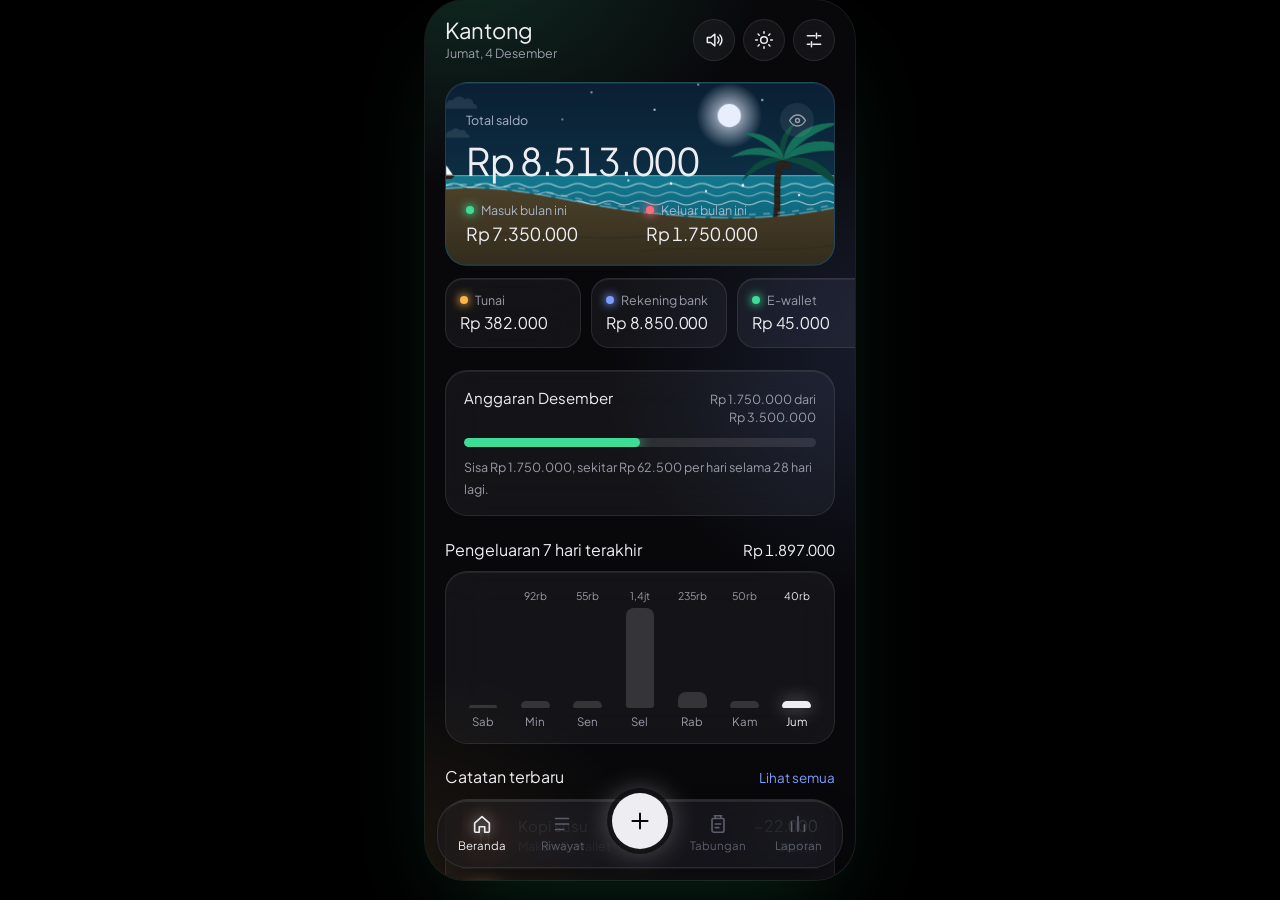
<file: app/src/main/assets/index.html>
<!doctype html>
<html lang="id">
<head>
<meta charset="utf-8">
<meta name="viewport" content="width=device-width,initial-scale=1,maximum-scale=1,user-scalable=no,viewport-fit=cover">
<meta name="color-scheme" content="dark">
<meta name="theme-color" content="#08080B">
<title>Kantong - Catatan Keuangan</title>
<link rel="stylesheet" href="app.css">
</head>
<body>
<div class="app" id="app">
  <main id="view"></main>
  <nav aria-label="Navigasi utama" id="nav"></nav>
  <div id="sw">
    <div class="scrim" data-act="close"></div>
    <div class="sheet" role="dialog" aria-modal="true">
      <button class="grab" data-act="close" aria-label="Tutup"></button>
      <div id="sbody"></div>
    </div>
  </div>
  <div id="toast" role="status"></div>
  <input type="file" id="file" accept=".json,application/json" hidden>
</div>
<script src="app.js" defer></script>
</body>
</html>
</file>
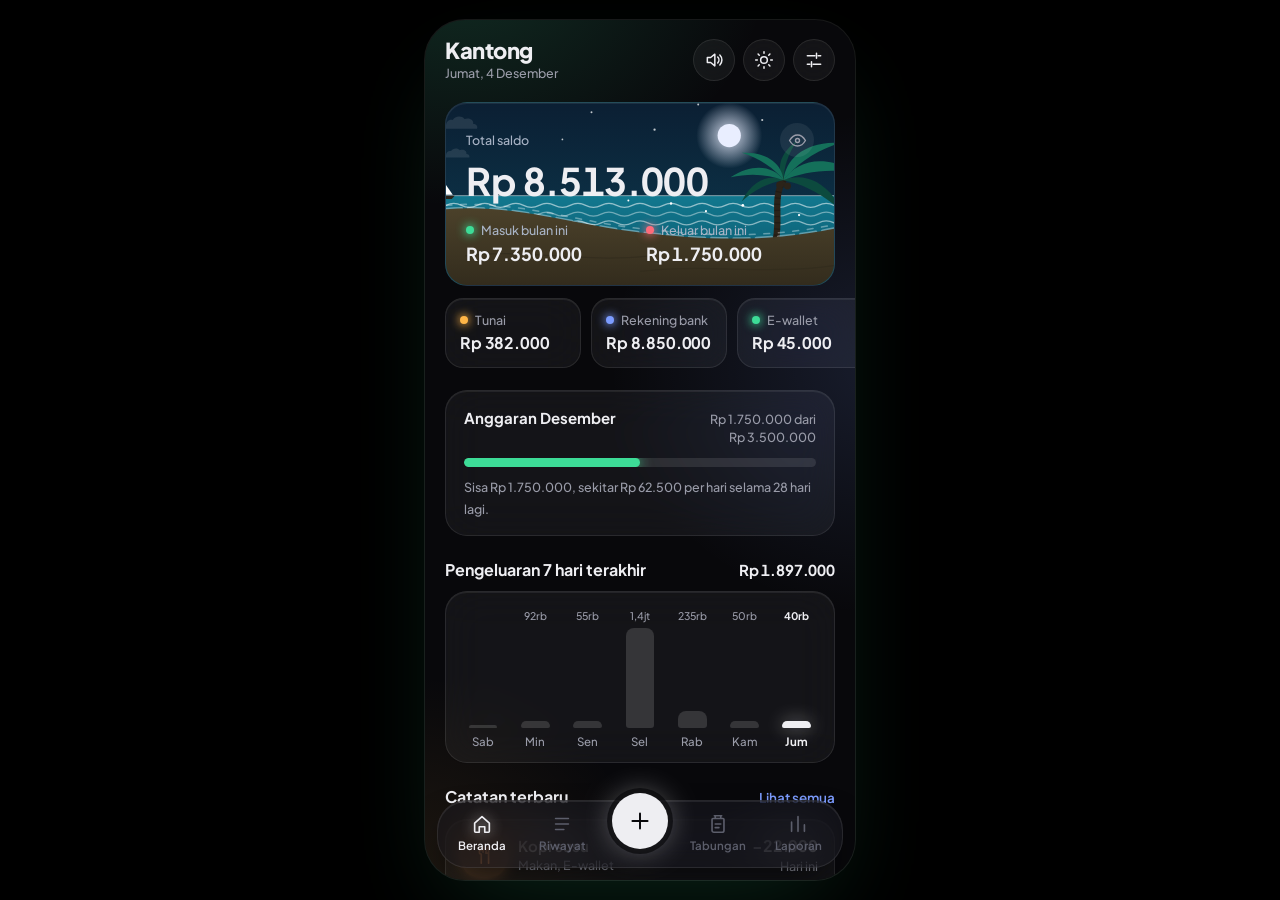
<file: public/assets/aistudio/kantong__1__1c978075.html>
<!doctype html>
<html lang="id">
<head>
<meta charset="utf-8">
<meta name="viewport" content="width=device-width,initial-scale=1,viewport-fit=cover">
<meta name="color-scheme" content="dark">
<meta name="theme-color" content="#08080B">
<title>Kantong - Catatan Keuangan</title>
<link rel="preconnect" href="https://fonts.googleapis.com">
<link rel="preconnect" href="https://fonts.gstatic.com" crossorigin>
<link href="https://fonts.googleapis.com/css2?family=Plus+Jakarta+Sans:wght@400;500;600;700;800&display=swap" rel="stylesheet">
<style>
:root{
  color-scheme:dark;
  --outer:#000; --bg:#08080B; --tx:#EEEEF2; --mute:#9A9CA9; --faint:#5C5E6B;
  --line:rgba(255,255,255,.09); --glass:rgba(255,255,255,.05); --glass-hi:rgba(255,255,255,.1);
  --in:#3DDC97; --out:#FF6B7B; --sv:#FFB547; --blue:#7C9CFF;
  --onacc:#0A0A0E; --toastbg:rgba(238,238,242,.95); --toastfg:#0A0A0E;
  --hero-bg:linear-gradient(180deg,#0B1F33 0%,#0C3146 62%,#0E3B4A 100%);
  --sun:#E9EEFF; --sea1:#12788F; --sea2:#0A5468; --sand1:#4B412A; --sand2:#332C1D;
  --palm:#14705A; --palm2:#0C4A3E; --trunk:#2B2319;
  --hsm:#A9B4C6; --eyebg:rgba(255,255,255,.07); --staro:.75; --foamo:.35; --cloudo:.1; --rayo:0; --bird:transparent;
}
*{box-sizing:border-box;margin:0;padding:0;-webkit-tap-highlight-color:transparent}
html,body{height:100%}
body{background:var(--outer);color:var(--tx);font:500 15px/1.45 'Plus Jakarta Sans',system-ui,-apple-system,'Segoe UI',Roboto,sans-serif;display:grid;place-items:center;-webkit-font-smoothing:antialiased}
button{font:inherit;color:inherit;background:none;border:0;cursor:pointer;text-align:inherit}
input{font:inherit;color:var(--tx)}
svg{display:block}
:focus-visible{outline:2px solid var(--blue);outline-offset:2px;border-radius:10px}

.app{position:relative;width:100%;max-width:430px;height:100dvh;background:var(--bg);display:flex;flex-direction:column;overflow:hidden}
.app::before{content:"";position:absolute;inset:0;pointer-events:none;z-index:0;
  background:
   radial-gradient(440px 340px at 8% -6%,rgba(61,220,151,.17),transparent 70%),
   radial-gradient(400px 360px at 108% 40%,rgba(124,156,255,.14),transparent 70%),
   radial-gradient(380px 320px at -8% 102%,rgba(255,181,71,.10),transparent 70%)}
@media (min-width:500px){
  .app{height:min(900px,calc(100dvh - 40px));border-radius:40px;box-shadow:0 0 0 1px var(--line),0 40px 100px -30px rgba(61,220,151,.18)}
}
main{position:relative;z-index:1;flex:1;overflow-y:auto;padding-bottom:128px;scrollbar-width:none;overscroll-behavior:contain}
main::-webkit-scrollbar{display:none}

.num{font-variant-numeric:tabular-nums lining-nums;font-weight:700;letter-spacing:-.01em}
h2{font-size:16px;font-weight:700}
h3{font-size:21px;font-weight:700;line-height:1.2;margin-bottom:14px}
small{font-size:12.5px;color:var(--mute);font-weight:500}

.card{position:relative;background:var(--glass);border:1px solid var(--line);border-radius:22px;backdrop-filter:blur(20px) saturate(150%);-webkit-backdrop-filter:blur(20px) saturate(150%);box-shadow:inset 0 1px 0 rgba(255,255,255,.07)}
.card.dashed{background:none;border-style:dashed;box-shadow:none}
.list{padding:2px 16px}

.vh{display:flex;align-items:center;justify-content:space-between;padding:calc(18px + env(safe-area-inset-top)) 20px 4px}
.vh .brand{font-size:22px;font-weight:800;letter-spacing:-.02em;line-height:1.1}
.vh small{display:block;margin-top:2px}
.ib{width:42px;height:42px;border-radius:50%;display:grid;place-items:center;background:var(--glass);border:1px solid var(--line);flex:none;backdrop-filter:blur(14px);-webkit-backdrop-filter:blur(14px)}
.sec{padding:0 20px;margin-top:22px}
.sec>.sh{display:flex;align-items:baseline;justify-content:space-between;margin-bottom:10px}
.link{font-size:13.5px;font-weight:600;color:var(--blue)}

/* hero */
.hero{padding:20px 20px 18px;overflow:hidden}
.hero::after{content:"";position:absolute;inset:0;pointer-events:none;background:radial-gradient(260px 150px at 92% -10%,var(--hg,rgba(61,220,151,.22)),transparent 70%)}
.hero.amber{--hg:rgba(255,181,71,.24)}
.hr{display:flex;align-items:center;justify-content:space-between}
.eye{width:34px;height:34px;border-radius:50%;display:grid;place-items:center;color:var(--mute);position:relative;z-index:1}
.hbig{font-size:38px;line-height:1.15;margin-top:2px;word-break:break-all}
.hsplit{display:grid;grid-template-columns:1fr 1fr;margin-top:18px;gap:12px;position:relative;z-index:1}
.hsplit>div{display:flex;flex-direction:column;gap:2px}
.hsplit b{font-size:18px}
.dotl{display:inline-flex;align-items:center;gap:7px}
.dotl i{width:8px;height:8px;border-radius:50%;background:var(--c);box-shadow:0 0 10px 1px var(--c)}
.wscroll{display:flex;gap:10px;overflow-x:auto;padding:0 20px;margin-top:12px;scrollbar-width:none}
.wscroll::-webkit-scrollbar{display:none}
.wchip{flex:none;min-width:136px;padding:12px 14px;border-radius:18px;display:flex;flex-direction:column;gap:2px}
.wchip b{font-size:16px}
.wchip.add{min-width:104px;align-items:center;justify-content:center;color:var(--mute);gap:4px;font-weight:600;font-size:13.5px}

/* budget */
.bcard{display:block;width:100%;padding:16px 18px}
.bcard .top{display:flex;justify-content:space-between;align-items:baseline;gap:10px}
.bcard .top b{white-space:nowrap}
.bcard .top small{text-align:right}
.pbar{height:9px;border-radius:5px;background:var(--glass-hi);margin:12px 0 8px;overflow:hidden}
.pbar i{display:block;height:100%;border-radius:5px;background:var(--pc);box-shadow:0 0 14px var(--pc)}
.pbar.mini{height:5px;margin:6px 0 2px}
.bprompt{display:flex;align-items:center;gap:12px;width:100%;padding:14px 16px}

/* chart */
.chart{display:flex;gap:6px;align-items:flex-end;padding:16px 14px 12px}
.bcol{flex:1;display:flex;flex-direction:column;align-items:center;gap:6px;min-width:0}
.bcol .bv{font-size:10.5px;color:var(--mute);height:14px;white-space:nowrap}
.bcol .bt{height:100px;width:100%;display:flex;align-items:flex-end;justify-content:center}
.bcol .bt i{display:block;width:62%;border-radius:8px 8px 3px 3px;background:rgba(255,255,255,.14)}
.bcol.now .bt i{background:var(--tx);box-shadow:0 0 18px rgba(255,255,255,.45)}
.bcol.now .bv{color:var(--tx);font-weight:700}
.bcol em{font-style:normal;font-size:11.5px;color:var(--mute)}
.bcol.now em{color:var(--tx);font-weight:700}

/* rows */
.row{display:grid;grid-template-columns:44px 1fr auto;gap:12px;align-items:center;padding:11px 0;border-bottom:1px solid var(--line);width:100%}
.row:last-child{border-bottom:0}
.stamp{width:44px;height:44px;border-radius:15px;display:grid;place-items:center;background:color-mix(in srgb,var(--c) 15%,transparent);color:var(--c);box-shadow:0 0 20px -8px var(--c);flex:none}
.stamp.s36{width:36px;height:36px;border-radius:12px}
.stamp.s60{width:60px;height:60px;border-radius:20px}
.rt{min-width:0;display:flex;flex-direction:column}
.rt b{font-weight:650;white-space:nowrap;overflow:hidden;text-overflow:ellipsis}
.rr{display:flex;flex-direction:column;align-items:flex-end}
.amt{font-size:16px;white-space:nowrap}
.amt.in{color:var(--in)} .amt.sv{color:var(--sv)} .amt.tf{color:var(--blue)}
.gh{display:flex;justify-content:space-between;align-items:baseline;padding:16px 4px 8px}
.gh b{font-size:13.5px;font-weight:700}

/* controls */
.seg{display:grid;grid-auto-flow:column;grid-auto-columns:1fr;background:rgba(255,255,255,.06);padding:4px;border-radius:999px;gap:2px;border:1px solid var(--line)}
.seg button{text-align:center;padding:9px 4px;border-radius:999px;font-weight:600;font-size:14px;color:var(--mute);white-space:nowrap}
.seg button.on{background:var(--glass-hi);color:var(--tx);font-weight:700;box-shadow:inset 0 1px 0 rgba(255,255,255,.1),0 0 16px -6px rgba(255,255,255,.4)}
.seg.sm button{padding:7px 2px;font-size:13px}
.msw{display:inline-flex;align-items:center;gap:6px}
.msw button{width:34px;height:34px;border-radius:50%;display:grid;place-items:center;background:var(--glass);border:1px solid var(--line)}
.msw button:disabled{opacity:.3;cursor:default}
.msw span{min-width:130px;text-align:center;font-weight:700;font-size:16px}
.search{display:flex;align-items:center;gap:10px;background:var(--glass);border:1px solid var(--line);border-radius:16px;padding:0 14px;height:46px;color:var(--mute)}
.search input{flex:1;background:none;border:0;outline:0;min-width:0}
.search:focus-within{border-color:var(--blue);box-shadow:0 0 18px -6px var(--blue)}

/* report */
.quad{display:grid;grid-template-columns:1fr 1fr;gap:10px}
.quad .card{padding:14px 16px}
.quad b{display:block;font-size:20px;margin-top:2px}
.stack{display:flex;gap:3px;height:14px;border-radius:7px;overflow:hidden;margin:4px 0 8px}
.stack i{display:block;min-width:4px}
.note{padding:14px 16px;margin-top:12px;line-height:1.6;color:var(--mute)}
.note b{color:var(--tx);font-weight:700}
.crow{display:grid;grid-template-columns:36px 1fr auto;gap:12px;align-items:center;padding:9px 0}

/* jars */
.jars{display:grid;grid-template-columns:1fr 1fr;gap:12px}
.tile{padding:16px 12px;border-radius:24px;display:flex;flex-direction:column;align-items:center;text-align:center;gap:1px;transition:transform .15s}
.tile:active{transform:scale(.97)}
.tile b.name{font-weight:650;margin-top:8px;max-width:100%;overflow:hidden;text-overflow:ellipsis;white-space:nowrap}
.tile .amt{font-size:18px}
.tile .pc{font-size:13px;font-weight:700;color:var(--mute)}
.tile.add{min-height:236px;justify-content:center;gap:10px;color:var(--mute);font-weight:600}
.jar{width:92px;height:112px;filter:drop-shadow(0 0 12px color-mix(in srgb,var(--g) 50%,transparent))}
.jar .lq{transform-box:fill-box;transform-origin:50% 100%;transform:scaleY(0);transition:transform 1s cubic-bezier(.2,.8,.2,1)}
.jars.go .lq,.sheet .lq{transform:scaleY(var(--s,0))}
.sheet .lq{transition:none}
.badge{display:inline-flex;align-items:center;gap:4px;font-size:12.5px;font-weight:700;color:var(--in)}

/* nav */
nav{position:absolute;left:12px;right:12px;bottom:calc(12px + env(safe-area-inset-bottom));z-index:5;display:grid;grid-template-columns:1fr 1fr 76px 1fr 1fr;align-items:center;padding:8px 4px;border-radius:30px;background:rgba(22,22,28,.62);border:1px solid var(--line);backdrop-filter:blur(26px) saturate(160%);-webkit-backdrop-filter:blur(26px) saturate(160%);box-shadow:inset 0 1px 0 rgba(255,255,255,.08),0 20px 40px -12px rgba(0,0,0,.7)}
.nb{display:flex;flex-direction:column;align-items:center;gap:3px;padding:4px 0;font-size:11.5px;font-weight:600;color:var(--faint);transition:color .2s}
.nb[aria-current=true]{color:var(--tx)}
.nb[aria-current=true] svg{filter:drop-shadow(0 0 7px rgba(255,255,255,.7))}
.fab{width:56px;height:56px;border-radius:50%;margin:-26px auto 0;display:grid;place-items:center;background:var(--tx);color:#08080B;box-shadow:0 0 0 5px rgba(8,8,11,.7),0 0 30px rgba(255,255,255,.4);transition:transform .15s}
.fab:active{transform:scale(.93)}

/* sheet */
#sw{position:absolute;inset:0;z-index:60;pointer-events:none}
.scrim{position:absolute;inset:0;background:rgba(0,0,0,.6);opacity:0;transition:opacity .25s}
.sheet{position:absolute;left:0;right:0;bottom:0;max-height:92%;background:rgba(18,18,24,.86);border:1px solid var(--line);border-bottom:0;border-radius:28px 28px 0 0;backdrop-filter:blur(34px) saturate(160%);-webkit-backdrop-filter:blur(34px) saturate(160%);display:flex;flex-direction:column;transform:translateY(103%);visibility:hidden;transition:transform .38s cubic-bezier(.2,.85,.2,1),visibility 0s .38s;box-shadow:inset 0 1px 0 rgba(255,255,255,.08)}
#sw.open{pointer-events:auto}
#sw.open .scrim{opacity:1}
#sw.open .sheet{transform:none;visibility:visible;transition-delay:0s}
.grab{display:block;width:100%;padding:10px 0 4px}
.grab::after{content:"";display:block;width:40px;height:4px;border-radius:2px;background:rgba(255,255,255,.2);margin:0 auto}
#sbody{overflow-y:auto;padding:8px 20px calc(24px + env(safe-area-inset-bottom));scrollbar-width:none;--acc:var(--tx)}
#sbody[data-mode=out]{--acc:var(--out)}
#sbody[data-mode=in]{--acc:var(--in)}
#sbody[data-mode=save]{--acc:var(--sv)}
#sbody[data-mode=tf]{--acc:var(--blue)}
.back{display:inline-flex;align-items:center;gap:2px;color:var(--blue);font-weight:600;font-size:14px;margin:0 0 10px -4px}
.money{display:flex;align-items:baseline;gap:8px;margin:16px 0 4px;padding-bottom:8px;border-bottom:2px solid var(--acc);box-shadow:0 8px 16px -14px var(--acc)}
.money span{font-size:18px;font-weight:600;color:var(--mute)}
.money input{flex:1;min-width:0;background:none;border:0;outline:0;font-size:40px;line-height:1.15;font-weight:700;font-variant-numeric:tabular-nums}
.money input::placeholder{color:var(--faint)}
.lab{font-size:13.5px;font-weight:600;color:var(--mute);margin:16px 0 8px}
.cgrid{display:grid;grid-template-columns:repeat(4,1fr);gap:8px}
.cc{display:flex;flex-direction:column;align-items:center;gap:6px;padding:10px 2px 8px;border-radius:18px;font-size:12.5px;font-weight:600;text-align:center;border:1px solid var(--line);background:var(--glass)}
.cc.on{border-color:var(--acc);background:color-mix(in srgb,var(--acc) 12%,transparent);box-shadow:0 0 18px -6px var(--acc)}
.chips{display:flex;gap:8px;flex-wrap:wrap}
.chip{display:inline-flex;align-items:center;gap:8px;padding:9px 14px;border-radius:999px;border:1px solid var(--line);background:var(--glass);font-weight:600;font-size:14px}
.chip i{width:9px;height:9px;border-radius:50%;background:var(--c);box-shadow:0 0 8px var(--c)}
.chip.on{border-color:var(--acc);background:color-mix(in srgb,var(--acc) 13%,transparent);box-shadow:0 0 16px -6px var(--acc)}
.gchips{display:flex;flex-direction:column;gap:8px}
.gc{display:flex;align-items:center;gap:10px;padding:12px 14px;border-radius:16px;border:1px solid var(--line);background:var(--glass);font-weight:600}
.gc i{width:12px;height:12px;border-radius:50%;flex:none;background:var(--c);box-shadow:0 0 10px var(--c)}
.gc small{margin-left:auto}
.gc.on{border-color:var(--acc);background:color-mix(in srgb,var(--acc) 12%,transparent);box-shadow:0 0 18px -6px var(--acc)}
.fld{display:block;margin-top:14px}
.fld>span{display:block;font-size:13.5px;font-weight:600;color:var(--mute);margin-bottom:6px}
.fld input[type=text],.fld input[type=date],.fld input[type=number]{width:100%;height:48px;border-radius:14px;border:1px solid var(--line);background:rgba(255,255,255,.06);padding:0 14px;outline:0;color-scheme:dark}
.fld input:focus{border-color:var(--blue);box-shadow:0 0 18px -6px var(--blue)}
.fld .money{margin:0;border-bottom-width:1.5px}
.fld .money input{font-size:26px}
.swatches{display:flex;gap:12px;margin-top:2px}
.swatches button{width:32px;height:32px;border-radius:50%;background:var(--c);box-shadow:0 0 14px -2px var(--c),0 0 0 2px var(--bg),0 0 0 2px transparent}
.swatches button.on{box-shadow:0 0 14px -2px var(--c),0 0 0 2px var(--bg),0 0 0 4px var(--tx)}
.btn{display:flex;align-items:center;justify-content:center;gap:8px;width:100%;height:54px;border-radius:18px;font-weight:700;font-size:16px;background:var(--acc);color:var(--onacc);margin-top:20px;box-shadow:0 10px 30px -10px var(--acc)}
.btn.ghost{background:var(--glass-hi);color:var(--tx);box-shadow:inset 0 1px 0 rgba(255,255,255,.08);margin-top:10px;border:1px solid var(--line)}
.btn.danger{background:none;color:var(--out);border:1px solid color-mix(in srgb,var(--out) 55%,transparent);box-shadow:none;margin-top:10px}
.btn.armed{background:var(--out);color:var(--onacc)}
.two{display:grid;grid-template-columns:1fr 1fr;gap:10px}
.kv div{display:flex;justify-content:space-between;gap:16px;padding:12px 0;border-bottom:1px solid var(--line)}
.kv dt{color:var(--mute)} .kv dd{font-weight:600;text-align:right}
.dt{display:flex;flex-direction:column;align-items:center;gap:6px;padding:4px 0 10px;text-align:center}
.dt .amt{font-size:38px;line-height:1.1}
.gtop{display:flex;align-items:center;gap:16px;margin-bottom:6px}
.bar{height:9px;border-radius:5px;background:var(--glass-hi);overflow:hidden;margin:10px 0 6px}
.bar i{display:block;height:100%;border-radius:5px;background:var(--c);box-shadow:0 0 14px var(--c)}
.mrow{display:flex;align-items:center;gap:14px;width:100%;padding:12px 0;border-bottom:1px solid var(--line);color:var(--tx)}
.mrow>.rt{flex:1}
.mrow:last-of-type{border-bottom:0}
.mrow>svg:last-child{color:var(--faint)}

.empty{display:flex;flex-direction:column;align-items:center;text-align:center;gap:6px;padding:36px 24px;color:var(--mute)}
.empty b{color:var(--tx);font-size:16px}
.empty .btn{width:auto;padding:0 22px;height:46px;margin-top:10px}
#toast{position:absolute;left:50%;bottom:calc(112px + env(safe-area-inset-bottom));transform:translate(-50%,16px);background:var(--toastbg);color:var(--toastfg);padding:11px 18px;border-radius:999px;font-weight:650;font-size:14px;opacity:0;pointer-events:none;transition:.28s;z-index:80;white-space:nowrap;max-width:92%;box-shadow:0 0 30px rgba(255,255,255,.2)}
#toast.show{opacity:1;transform:translate(-50%,0)}
/* ---------- header, rencana tabungan, adegan pantai ---------- */
.hb{display:flex;gap:8px}
small b{color:var(--tx);font-weight:700}
.ptag{margin-top:4px;font-size:13.5px;font-weight:800;color:var(--blue)}
.ptag.add{font-size:12.5px;font-weight:700;color:var(--mute);border:1px dashed var(--line);border-radius:999px;padding:3px 10px}
.sisa{display:flex;align-items:center;gap:16px;padding:14px 16px;margin-top:14px}
.sisa .big{font-size:36px;line-height:1;color:var(--blue);text-align:center}
.sisa .big span{display:block;font-size:12.5px;color:var(--mute);font-weight:600;margin-top:4px}
.plan{border:1px solid var(--line);background:var(--glass);border-radius:18px;padding:14px 14px 14px;margin-top:16px}
.plan .lab{margin-top:0}
.pv{display:block;margin-top:10px;line-height:1.55}
.hero.beach{background:var(--hero-bg)}
.hero.beach::after{display:none}
.hero.beach>*:not(.scene){position:relative;z-index:1}
.hero.beach small{color:var(--hsm)}
.hero.beach .eye{background:var(--eyebg)}
.scene{position:absolute;inset:0;width:100%;height:100%;z-index:0;pointer-events:none}
.scene .st{fill:#fff;opacity:var(--staro)}
.sway{transform-origin:348px 92px;transform-box:view-box;animation:sway 5s ease-in-out infinite alternate}
.fl{animation:rustle 3s ease-in-out infinite alternate}
.pulse{transform-origin:292px 46px;transform-box:view-box;animation:pulse 4s ease-in-out infinite}
.rays{transform-origin:292px 46px;transform-box:view-box;opacity:var(--rayo);animation:spin 40s linear infinite}
.cloud{animation:cdrift 50s linear infinite}
.bird{animation:fly 16s linear infinite}
.wing{transform-box:fill-box;transform-origin:50% 100%;animation:flap .5s ease-in-out infinite alternate}
.boat{animation:sail 52s linear infinite}
.bob{animation:bob 2.6s ease-in-out infinite alternate}
.wl{animation:wslide 3.2s linear infinite}
.wl.r{animation-direction:reverse;animation-duration:4.6s}
.foam{animation:foam 3.6s ease-in-out infinite}
.tw{animation:tw 2.4s ease-in-out infinite}
.shoot{opacity:0;animation:shoot 9s linear infinite 2s}
@keyframes sway{from{transform:rotate(-3deg)}to{transform:rotate(3.2deg)}}
@keyframes rustle{from{transform:rotate(-4deg)}to{transform:rotate(5deg)}}
@keyframes pulse{0%,100%{transform:scale(1);opacity:.8}50%{transform:scale(1.3);opacity:1}}
@keyframes spin{to{transform:rotate(360deg)}}
@keyframes cdrift{from{transform:translateX(-60px)}to{transform:translateX(440px)}}
@keyframes fly{from{transform:translate(-40px,6px)}to{transform:translate(440px,-12px)}}
@keyframes flap{from{transform:scaleY(1)}to{transform:scaleY(.2)}}
@keyframes sail{from{transform:translateX(-30px)}to{transform:translateX(430px)}}
@keyframes bob{from{transform:translateY(0) rotate(-2.5deg)}to{transform:translateY(1.6px) rotate(2.5deg)}}
@keyframes wslide{from{transform:translateX(0)}to{transform:translateX(32px)}}
@keyframes foam{0%,100%{transform:translateY(0);opacity:1;stroke-dashoffset:0}50%{transform:translateY(-4px);opacity:.45;stroke-dashoffset:-24}}
@keyframes tw{0%,100%{opacity:.1}50%{opacity:1}}
@keyframes shoot{0%{transform:translate(270px,14px);opacity:0}2%{opacity:var(--staro)}9%{transform:translate(190px,44px);opacity:0}100%{transform:translate(190px,44px);opacity:0}}

/* ---------- tema terang: samudra dan pantai ---------- */
:root[data-theme=light]{
  color-scheme:light;
  --outer:#BFE3EC; --bg:#EAF7F9; --tx:#0A2B3F; --mute:#47687A; --faint:#7F9CAA;
  --line:rgba(10,90,130,.14); --glass:rgba(255,255,255,.68); --glass-hi:rgba(255,255,255,.96);
  --in:#0B9B6A; --out:#DC3F55; --sv:#C97700; --blue:#0A78BE;
  --onacc:#fff; --toastbg:rgba(10,43,63,.94); --toastfg:#fff;
  --hero-bg:linear-gradient(180deg,#79C6EA 0%,#B4E6F2 56%,#D8F2F0 100%);
  --sun:#FFF1A8; --sea1:#6AD2E3; --sea2:#34B9D2; --sand1:#FCF1D6; --sand2:#F0D9A8;
  --palm:#1FA07A; --palm2:#0F7F63; --trunk:#9A6B3E;
  --hsm:#1B4659; --eyebg:rgba(255,255,255,.5); --staro:0; --foamo:.95; --cloudo:.85; --rayo:.55; --bird:#0A2B3F;
}
:root[data-theme=light] .app::before{background:
  radial-gradient(460px 360px at 6% -8%,rgba(255,230,150,.55),transparent 70%),
  radial-gradient(420px 380px at 108% 34%,rgba(48,191,214,.30),transparent 70%),
  radial-gradient(400px 320px at -10% 100%,rgba(243,221,174,.7),transparent 70%)}
:root[data-theme=light] .app::after{content:"";position:absolute;left:0;right:0;bottom:0;height:190px;pointer-events:none;z-index:0;
  background:url("data:image/svg+xml,%3Csvg xmlns='http://www.w3.org/2000/svg' viewBox='0 0 430 160' preserveAspectRatio='none'%3E%3Cpath d='M0 60C70 30 130 90 215 60S360 30 430 62V160H0Z' fill='%2330BFD6' fill-opacity='.22'/%3E%3Cpath d='M0 90C80 62 140 118 220 92S360 66 430 96V160H0Z' fill='%2312A0C8' fill-opacity='.2'/%3E%3Cpath d='M0 122C90 100 150 140 230 120S370 104 430 126V160H0Z' fill='%23F3DDAE' fill-opacity='.85'/%3E%3C/svg%3E") center bottom/100% 100% no-repeat}
@media (min-width:500px){:root[data-theme=light] .app{box-shadow:0 0 0 1px var(--line),0 40px 100px -30px rgba(10,124,194,.4)}}
:root[data-theme=light] .card{box-shadow:inset 0 1px 0 rgba(255,255,255,.9),0 8px 26px -14px rgba(10,100,150,.35)}
:root[data-theme=light] .card.dashed{box-shadow:none;border-color:rgba(10,100,150,.3)}
:root[data-theme=light] nav{background:rgba(255,255,255,.74);box-shadow:inset 0 1px 0 #fff,0 18px 36px -14px rgba(10,100,150,.4)}
:root[data-theme=light] .nb[aria-current=true]{color:var(--blue)}
:root[data-theme=light] .nb[aria-current=true] svg{filter:drop-shadow(0 0 6px rgba(10,124,194,.45))}
:root[data-theme=light] .fab{background:linear-gradient(135deg,#27C3DC,#0A78BE);color:#fff;box-shadow:0 0 0 5px rgba(234,247,249,.9),0 10px 28px rgba(10,124,194,.5)}
:root[data-theme=light] .scrim{background:rgba(6,40,60,.38)}
:root[data-theme=light] .sheet{background:rgba(242,250,252,.93);box-shadow:inset 0 1px 0 #fff,0 -20px 60px -20px rgba(10,100,150,.4)}
:root[data-theme=light] .seg{background:rgba(10,100,150,.08)}
:root[data-theme=light] .seg button.on{box-shadow:0 2px 8px -2px rgba(10,100,150,.35)}
:root[data-theme=light] .stamp{background:color-mix(in srgb,var(--c) 20%,transparent);color:color-mix(in srgb,var(--c) 70%,#04283b);box-shadow:none}
:root[data-theme=light] .bcol .bt i{background:rgba(10,100,150,.16)}
:root[data-theme=light] .bcol.now .bt i{background:linear-gradient(180deg,#27C3DC,#0A78BE);box-shadow:0 0 16px rgba(10,124,194,.45)}
:root[data-theme=light] .pbar,:root[data-theme=light] .bar{background:rgba(10,100,150,.13)}
:root[data-theme=light] .fld>input{background:rgba(255,255,255,.85);color-scheme:light}
:root[data-theme=light] .jar [stroke="#fff"]{stroke:#0B5C86}
:root[data-theme=light] .jar path[fill^="rgba"]{fill:rgba(10,100,150,.08)}
@media (prefers-reduced-motion:reduce){*{transition-duration:.01ms!important;animation-duration:.01ms!important}.scene *{animation:none!important}}
</style>
</head>
<body>
<div class="app" id="app">
  <main id="view"></main>
  <nav aria-label="Navigasi utama" id="nav"></nav>
  <div id="sw">
    <div class="scrim" data-act="close"></div>
    <div class="sheet" role="dialog" aria-modal="true">
      <button class="grab" data-act="close" aria-label="Tutup"></button>
      <div id="sbody"></div>
    </div>
  </div>
  <div id="toast" role="status"></div>
  <input type="file" id="file" accept=".json,application/json" hidden>
</div>

<script>
(()=>{
'use strict';
const KEY='kantong-v2',OLD='kantong-v1';
const $=(s,r=document)=>r.querySelector(s);
const uid=()=>Math.random().toString(36).slice(2,9)+Date.now().toString(36).slice(-3);
const pad=n=>String(n).padStart(2,'0');
const iso=d=>`${d.getFullYear()}-${pad(d.getMonth()+1)}-${pad(d.getDate())}`;
const pdate=s=>new Date(s+'T00:00:00');
const fmt=n=>Math.round(Math.abs(n)).toLocaleString('id-ID');
const rp=n=>'Rp '+fmt(n);
const signed=n=>(n<0?'−':'')+rp(n);
const mk=s=>s.slice(0,7);
const curKey=()=>mk(iso(new Date()));
const esc=s=>String(s).replace(/[&<>"']/g,c=>({'&':'&amp;','<':'&lt;','>':'&gt;','"':'&quot;',"'":'&#39;'}[c]));
const parseAmt=s=>Number(String(s).replace(/\D/g,''))||0;
const short=n=>n>=1e6?(n/1e6).toFixed(1).replace('.',',').replace(',0','')+'jt':n>=1000?Math.round(n/1000)+'rb':String(n);
const DF=new Intl.DateTimeFormat('id-ID',{weekday:'short',day:'numeric',month:'short'});
const DL=new Intl.DateTimeFormat('id-ID',{weekday:'long',day:'numeric',month:'long',year:'numeric'});
const DM=new Intl.DateTimeFormat('id-ID',{day:'numeric',month:'long',year:'numeric'});
const MF=new Intl.DateTimeFormat('id-ID',{month:'long',year:'numeric'});
const MN=new Intl.DateTimeFormat('id-ID',{month:'long'});

/* ---------- icons ---------- */
const P={
 food:'M7 3v6a2 2 0 0 0 2 2v10M11 3v6M7 7h4M17 21V3c-2.2 1.6-3 4-3 7h3',
 bus:'M5 4h14a1 1 0 0 1 1 1v11H4V5a1 1 0 0 1 1-1zM4 11h16M7 16v3M17 16v3M8 14h.01M16 14h.01',
 bag:'M5 8h14l-1 12H6L5 8zM9 8a3 3 0 0 1 6 0',
 bill:'M6 3h12v18l-3-2-3 2-3-2-3 2V3zM9 8h6M9 12h6',
 star:'M12 3l2.6 5.6 6 .7-4.5 4.1 1.2 6L12 16.5 6.7 19.4l1.2-6L3.4 9.3l6-.7L12 3z',
 heart:'M12 20s-7-4.5-7-10a4 4 0 0 1 7-2.5A4 4 0 0 1 19 10c0 5.5-7 10-7 10z',
 dots:'M5 12h.01M12 12h.01M19 12h.01',
 wallet:'M4 7v11a2 2 0 0 0 2 2h14V9H6a2 2 0 0 1-2-2zm0 0a2 2 0 0 1 2-2h11v4M16 14.5h.01',
 gift:'M4 11h16v9H4zM3 7.5h18V11H3zM12 7.5V20M12 7.5C10 7.5 8 6.5 8 5a2 2 0 0 1 4 0 2 2 0 0 1 4 0c0 1.5-2 2.5-4 2.5z',
 store:'M4 9l1.5-5h13L20 9M4 9v11h16V9M4 9a2.67 2.67 0 0 0 5.33 0A2.67 2.67 0 0 0 14.67 9 2.67 2.67 0 0 0 20 9M10 20v-5h4v5',
 jar:'M8 3h8M9 3v3M15 3v3M6.5 6h11a1 1 0 0 1 1 1v12a2 2 0 0 1-2 2h-9a2 2 0 0 1-2-2V7a1 1 0 0 1 1-1zM9 12h6M9 16h4',
 home:'M4 11l8-7 8 7v9a1 1 0 0 1-1 1h-4v-6H9v6H5a1 1 0 0 1-1-1v-9z',
 list:'M5 6h14M5 12h14M5 18h9',
 chart:'M5 20V10M12 20V4M19 20v-7',
 sliders:'M4 7h9M17 7h3M4 17h3M11 17h9M15 4v6M9 14v6',
 plus:'M12 5v14M5 12h14',
 cl:'M15 6l-6 6 6 6', cr:'M9 6l6 6-6 6',
 search:'M11 4a7 7 0 1 0 0 14 7 7 0 0 0 0-14zM20 20l-4-4',
 check:'M5 12l5 5 9-10',
 swap:'M7 7h12l-3-3M17 17H5l3 3',
 eye:'M2 12s4-7 10-7 10 7 10 7-4 7-10 7S2 12 2 12zM12 9.5a2.5 2.5 0 1 0 0 5 2.5 2.5 0 0 0 0-5z',
 eyeoff:'M3 3l18 18M10.6 6.1A9.8 9.8 0 0 1 12 6c6 0 10 6 10 6a17 17 0 0 1-3.2 3.7M6.3 7.6C3.6 9.4 2 12 2 12s4 7 10 7c1.5 0 2.8-.3 4-.9M9.9 9.9a3 3 0 0 0 4.2 4.2',
 repeat:'M17 3l3 3-3 3M20 6H8a4 4 0 0 0-4 4M7 21l-3-3 3-3M4 18h12a4 4 0 0 0 4-4',
 target:'M12 3a9 9 0 1 0 0 18 9 9 0 0 0 0-18zM12 8a4 4 0 1 0 0 8 4 4 0 0 0 0-8zM12 12h.01',
 down:'M12 4v11M7 11l5 5 5-5M5 20h14',
 up:'M12 16V5M7 9l5-5 5 5M5 20h14',
 sun:'M12 8a4 4 0 1 0 0 8 4 4 0 0 0 0-8zM12 2v2M12 20v2M4.9 4.9l1.4 1.4M17.7 17.7l1.4 1.4M2 12h2M20 12h2M4.9 19.1l1.4-1.4M17.7 6.3l1.4-1.4',
 moon:'M20 14.5A8 8 0 0 1 9.5 4a8 8 0 1 0 10.5 10.5z',
 vol:'M4 9v6h4l5 4V5L8 9H4zM16.5 8.5a5 5 0 0 1 0 7M19 6a8.5 8.5 0 0 1 0 12',
 mute:'M4 9v6h4l5 4V5L8 9H4zM17 9l5 6M22 9l-5 6'
};
const ic=(n,s=22)=>`<svg width="${s}" height="${s}" viewBox="0 0 24 24" fill="none" stroke="currentColor" stroke-width="1.8" stroke-linecap="round" stroke-linejoin="round" aria-hidden="true"><path d="${P[n]}"/></svg>`;

/* ---------- data ---------- */
const CATS={
 out:[
  {id:'makan',n:'Makan',i:'food',c:'#FF9F5A'},{id:'transport',n:'Transport',i:'bus',c:'#6EA8FF'},
  {id:'belanja',n:'Belanja',i:'bag',c:'#C79BFF'},{id:'tagihan',n:'Tagihan',i:'bill',c:'#FFD166'},
  {id:'hiburan',n:'Hiburan',i:'star',c:'#FF7FA8'},{id:'sehat',n:'Kesehatan',i:'heart',c:'#4FD1B0'},
  {id:'lain',n:'Lainnya',i:'dots',c:'#9A9CA9'}],
 in:[
  {id:'gaji',n:'Gaji',i:'wallet',c:'#3DDC97'},{id:'bonus',n:'Bonus',i:'gift',c:'#A3E635'},
  {id:'usaha',n:'Usaha',i:'store',c:'#4FD1E8'},{id:'inlain',n:'Lainnya',i:'dots',c:'#9A9CA9'}]
};
const HUES=['#7C9CFF','#FFB547','#3DDC97','#4FD1E8','#FF8FA3'];
const SAVE_CAT={n:'Tabungan',i:'jar',c:'#FFB547'};
const TF_CAT={n:'Pindah dompet',i:'swap',c:'#7C9CFF'};
const TYPE_NAME={in:'Pemasukan',out:'Pengeluaran',save:'Setor tabungan',unsave:'Tarik tabungan',tf:'Pindah dompet'};

/* rencana menabung */
const FREQ={day:{n:'Harian',u:'hari',per:'per hari'},week:{n:'Mingguan',u:'minggu',per:'per minggu'},month:{n:'Bulanan',u:'bulan',per:'per bulan'}};
const dur=d=>{
  if(d<=31)return d+' hari';
  if(d<365){const m=Math.floor(d/30.44),w=Math.round((d-m*30.44)/7);return m+' bulan'+(w>0&&w<4?' '+w+' minggu':'')}
  const y=Math.floor(d/365),m=Math.round((d-y*365)/30.44);return y+' tahun'+(m>0&&m<12?' '+m+' bulan':'');
};
function planCalc(remain,amt,freq){
  if(remain<=0||amt<=0)return null;
  const n=Math.ceil(remain/amt);
  if(n>(freq==='month'?1200:freq==='week'?5200:36500))return{n,far:true};
  const t=new Date();t.setHours(0,0,0,0);const d=new Date(t);
  if(freq==='month'){const dd=d.getDate();d.setMonth(d.getMonth()+n);if(d.getDate()!==dd)d.setDate(0)}
  else d.setDate(d.getDate()+n*(freq==='week'?7:1));
  return{n,date:d,days:Math.round((d-t)/864e5)};
}
function planText(remain,amt,freq){
  const c=planCalc(remain,amt,freq),f=FREQ[freq];if(!c)return '';
  if(c.far)return `Dengan ${rp(amt)} ${f.per}, target butuh lebih dari 100 tahun. Naikkan nominalnya.`;
  const extra=c.days>31&&!(freq==='month'&&c.n<12)?` (sekitar ${dur(c.days)})`:'';
  return `Dengan <b>${rp(amt)} ${f.per}</b>, sisa <b>${fmt(c.n)} ${f.u}</b> menuju target${extra}, tercapai sekitar <b>${DM.format(c.date)}</b>.`;
}
const planTag=(g,s)=>{
  if(g.target-s<=0)return '';
  if(!g.plan||!g.plan.amt)return `<small class="ptag add">Atur target hari/minggu/bulan</small>`;
  const c=planCalc(g.target-s,g.plan.amt,g.plan.freq),f=FREQ[g.plan.freq];
  return `<small class="ptag">${c.far?'Sisa lebih dari 100 tahun':'Sisa '+fmt(c.n)+' '+f.u}</small><small>Rp ${short(g.plan.amt)} ${f.per}</small>`;
};

/* tema */
function applyTheme(){
  const l=S.theme==='light',m=document.querySelector('meta[name=theme-color]'),c=document.querySelector('meta[name=color-scheme]');
  document.documentElement.dataset.theme=l?'light':'dark';
  if(m)m.content=l?'#EAF7F9':'#08080B';
  if(c)c.content=l?'light':'dark';
  if(AMB&&AMB.night===l)startAmbience();
}

/* suara pantai: disintesis dengan Web Audio, tanpa file audio */
let AC=null,AMB=null,gullT=0;
const soundOn=()=>S.sound!==false;
function ac(){
  if(!AC){const C=window.AudioContext||window.webkitAudioContext;if(!C)return null;try{AC=new C()}catch(e){return null}}
  if(AC.state==='suspended')AC.resume().catch(()=>{});
  return AC;
}
function noise(c,secs){
  const b=c.createBuffer(2,c.sampleRate*secs,c.sampleRate);
  for(let ch=0;ch<2;ch++){const d=b.getChannelData(ch);for(let i=0;i<d.length;i++)d[i]=Math.random()*2-1}
  const n=c.createBufferSource();n.buffer=b;n.loop=true;return n;
}
function lfo(c,hz,depth,target){const o=c.createOscillator(),g=c.createGain();o.frequency.value=hz;g.gain.value=depth;o.connect(g);g.connect(target);o.start();return o}
function gull(){
  if(!AMB||!AC||document.hidden||!soundOn())return;
  const c=AC,t0=c.currentTime,calls=1+Math.floor(Math.random()*3);
  for(let i=0;i<calls;i++){
    const t=t0+i*.42,o=c.createOscillator(),v=c.createOscillator(),vg=c.createGain(),f=c.createBiquadFilter(),g=c.createGain();
    o.type='sawtooth';o.frequency.setValueAtTime(1100,t);o.frequency.linearRampToValueAtTime(1850,t+.12);o.frequency.exponentialRampToValueAtTime(1000,t+.34);
    v.frequency.value=38;vg.gain.value=60;v.connect(vg);vg.connect(o.frequency);
    f.type='bandpass';f.frequency.value=1600;f.Q.value=1.4;
    g.gain.setValueAtTime(0,t);g.gain.linearRampToValueAtTime(.08,t+.05);g.gain.exponentialRampToValueAtTime(.001,t+.36);
    o.connect(f);f.connect(g);g.connect(AMB.master);v.start(t);o.start(t);o.stop(t+.4);v.stop(t+.4);
  }
}
function stopAmbience(){
  if(!AMB)return;
  const a=AMB;AMB=null;clearTimeout(gullT);
  try{a.master.gain.cancelScheduledValues(AC.currentTime);a.master.gain.setTargetAtTime(0,AC.currentTime,.25)}catch(e){}
  setTimeout(()=>a.nodes.forEach(n=>{try{n.stop()}catch(e){}}),1200);
}
function startAmbience(){
  stopAmbience();
  if(!soundOn())return;
  const c=ac();if(!c)return;
  const night=S.theme!=='light',nodes=[],master=c.createGain();
  master.gain.value=0;master.connect(c.destination);
  master.gain.setTargetAtTime(night?.55:.7,c.currentTime,1.2);
  /* ombak: derau disaring, keras dan jernihnya naik turun pelan */
  const n1=noise(c,4),lp=c.createBiquadFilter(),wg=c.createGain();
  lp.type='lowpass';lp.frequency.value=520;lp.Q.value=.6;wg.gain.value=night?.24:.34;
  n1.connect(lp);lp.connect(wg);wg.connect(master);
  nodes.push(n1,lfo(c,.11,night?.17:.25,wg.gain),lfo(c,.11,320,lp.frequency));n1.start();
  /* buih: desis halus */
  const n2=noise(c,3),hp=c.createBiquadFilter(),hg=c.createGain();
  hp.type='highpass';hp.frequency.value=2200;hg.gain.value=.03;
  n2.connect(hp);hp.connect(hg);hg.connect(master);
  nodes.push(n2,lfo(c,.11,.025,hg.gain));n2.start();
  AMB={master,nodes,night};
  if(night){
    /* malam: jangkrik */
    const o=c.createOscillator(),g1=c.createGain(),g2=c.createGain(),g3=c.createGain();
    o.frequency.value=4300;g1.gain.value=.5;g2.gain.value=.5;g3.gain.value=.02;
    o.connect(g1);g1.connect(g2);g2.connect(g3);g3.connect(master);
    nodes.push(o,lfo(c,26,.5,g1.gain),lfo(c,.35,.5,g2.gain));o.start();
  }else{
    /* siang: camar sesekali */
    const loop=()=>{gull();gullT=setTimeout(loop,9000+Math.random()*11000)};
    gullT=setTimeout(loop,2500);
  }
}
function sfx(kind){
  if(!soundOn()||!AC||AC.state!=='running')return;
  const c=AC,t=c.currentTime;
  const tone=(f1,f2,at,dur,vol)=>{const o=c.createOscillator(),g=c.createGain();o.frequency.setValueAtTime(f1,t+at);o.frequency.exponentialRampToValueAtTime(f2,t+at+dur*.6);g.gain.setValueAtTime(0,t+at);g.gain.linearRampToValueAtTime(vol,t+at+.01);g.gain.exponentialRampToValueAtTime(.0008,t+at+dur);o.connect(g);g.connect(c.destination);o.start(t+at);o.stop(t+at+dur+.05)};
  if(kind==='err')tone(330,200,0,.22,.08);
  else{tone(520,900,0,.28,.09);tone(780,1300,.09,.3,.07)}
}
document.addEventListener('pointerdown',()=>{if(soundOn()&&!AMB)startAmbience()},{passive:true});
document.addEventListener('visibilitychange',()=>{if(!AC)return;if(document.hidden)AC.suspend();else if(soundOn()&&AMB)AC.resume()});

/* adegan pantai untuk kartu saldo */
const wvp=y=>`M-32 ${y}`+'q8-4 16 0t16 0'.repeat(15);
const rays=Array.from({length:10},(_,i)=>{const a=i*Math.PI/5,c=Math.cos(a),n=Math.sin(a);return `M${(292+18*c).toFixed(1)} ${(46+18*n).toFixed(1)}L${(292+27*c).toFixed(1)} ${(46+27*n).toFixed(1)}`}).join('');
const CLOUD='<path d="M0 14c0-4 3-7 7-6 2-4 9-5 12-1 5-2 10 1 9 5 3 0 5 2 4 5H0z"/>';
const FR=(t,fill,d,dl)=>`<g class="fl" style="animation-duration:${d}s;animation-delay:${dl}s"><use href="#fr" transform="${t}" style="fill:var(--${fill})"/></g>`;
const SCENE=`<svg class="scene" viewBox="0 0 400 200" preserveAspectRatio="xMaxYMax slice" aria-hidden="true"><defs>
<linearGradient id="gSea" x1="0" y1="0" x2="0" y2="1"><stop offset="0" style="stop-color:var(--sea1)"/><stop offset="1" style="stop-color:var(--sea2)"/></linearGradient>
<linearGradient id="gSand" x1="0" y1="0" x2="0" y2="1"><stop offset="0" style="stop-color:var(--sand1)"/><stop offset="1" style="stop-color:var(--sand2)"/></linearGradient>
<radialGradient id="gSun"><stop offset="0" style="stop-color:var(--sun);stop-opacity:.9"/><stop offset="1" style="stop-color:var(--sun);stop-opacity:0"/></radialGradient>
<path id="fr" d="M0 0C16 -18 46 -22 78 4C50 -6 22 -6 0 0Z"/></defs>
<g class="st"><circle class="tw" cx="150" cy="22" r="1"/><circle class="tw" style="animation-delay:-.8s" cx="215" cy="40" r="1.2"/><circle class="tw" style="animation-delay:-1.6s" cx="260" cy="14" r="1"/><circle class="tw" style="animation-delay:-2.2s" cx="196" cy="10" r=".9"/><circle class="tw" style="animation-delay:-1.1s" cx="326" cy="30" r="1.1"/><circle class="tw" style="animation-delay:-.4s" cx="120" cy="50" r=".9"/></g>
<g class="shoot"><path d="M0 0l16 -6" fill="none" stroke="#fff" stroke-width="1.4" stroke-linecap="round"/></g>
<g class="pulse"><circle cx="292" cy="46" r="34" fill="url(#gSun)"/></g>
<path class="rays" d="${rays}" fill="none" style="stroke:var(--sun)" stroke-width="2" stroke-linecap="round"/>
<circle cx="292" cy="46" r="12" style="fill:var(--sun)"/>
<g class="cloud" style="animation-duration:46s;animation-delay:-14s;fill:#fff;fill-opacity:var(--cloudo)"><g transform="translate(0 22)">${CLOUD}</g></g>
<g class="cloud" style="animation-duration:70s;animation-delay:-48s;fill:#fff;fill-opacity:var(--cloudo)"><g transform="translate(0 56) scale(.75)">${CLOUD}</g></g>
<g class="bird" style="animation-duration:15s;animation-delay:-4s"><g transform="translate(0 30)"><path class="wing" d="M0 0q5-6 10 0q5-6 10 0" fill="none" style="stroke:var(--bird)" stroke-width="1.5" stroke-linecap="round"/></g></g>
<g class="bird" style="animation-duration:21s;animation-delay:-13s"><g transform="translate(0 46) scale(.8)"><path class="wing" style="animation-duration:.42s;stroke:var(--bird)" d="M0 0q5-6 10 0q5-6 10 0" fill="none" stroke-width="1.5" stroke-linecap="round"/></g></g>
<path d="M0 108H400V200H0Z" fill="url(#gSea)"/>
<path d="M0 108H400" stroke="#fff" stroke-opacity=".5" fill="none"/>
<g class="sp" fill="#fff"><circle class="tw" cx="232" cy="116" r="1.3"/><circle class="tw" style="animation-delay:-.9s" cx="268" cy="124" r="1.1"/><circle class="tw" style="animation-delay:-1.7s" cx="306" cy="118" r="1.4"/><circle class="tw" style="animation-delay:-.4s" cx="188" cy="113" r="1"/><circle class="tw" style="animation-delay:-2s" cx="364" cy="128" r="1.2"/></g>
<g class="boat"><g transform="translate(0 108)"><g class="bob"><path d="M0 -11L0 -1L7 -1Z" fill="#fff"/><path d="M-1 -9L-6 -1H-1Z" fill="#fff" fill-opacity=".85"/><path d="M-8 0H9L6 3.5H-5Z" style="fill:var(--trunk)"/></g></g></g>
<g fill="none" stroke="#fff" stroke-width="1.3" stroke-linecap="round"><path class="wl" style="stroke-opacity:.55" d="${wvp(118)}"/><path class="wl r" style="stroke-opacity:.4" d="${wvp(127)}"/><path class="wl" style="stroke-opacity:.5;animation-duration:4.2s" d="${wvp(136)}"/></g>
<path d="M338 162C347 136 335 112 348 92" fill="none" style="stroke:var(--trunk)" stroke-width="6.5" stroke-linecap="round"/>
<path d="M338 162C347 136 335 112 348 92" fill="none" stroke="#000" stroke-opacity=".22" stroke-width="6.5" stroke-dasharray="1.4 5"/>
<g class="sway"><g transform="translate(348 92)">
${FR('scale(-.62 .62) rotate(24)','palm2',3.3,-.4)}${FR('rotate(26) scale(.9)','palm2',2.9,-1.2)}${FR('rotate(-74) scale(.55)','palm2',2.4,-.7)}
${FR('scale(-.7 .7) rotate(-6)','palm',2.7,-1.8)}${FR('rotate(-8)','palm',3.1,-.2)}${FR('scale(-.66 .66) rotate(-36)','palm',2.5,-1.5)}${FR('rotate(-36) scale(.9)','palm',3.4,-2.1)}
<circle cx="-4" cy="5" r="3.6" style="fill:var(--trunk)"/><circle cx="4" cy="6" r="3.6" style="fill:var(--trunk)"/></g></g>
<g style="stroke-opacity:var(--foamo)" fill="none" stroke="#fff" stroke-linecap="round"><path class="foam" stroke-width="3" stroke-dasharray="16 7" d="M0 122C70 116 130 138 200 146S330 156 400 142"/><path class="foam" style="animation-delay:-1.8s" stroke-width="1.6" stroke-dasharray="6 9" d="M0 118C70 112 130 134 200 142S330 152 400 138"/></g>
<path d="M0 122C70 116 130 138 200 146S330 156 400 142V200H0Z" fill="url(#gSand)"/>
<path d="M20 170C80 162 140 178 210 170" fill="none" style="stroke:var(--sand2)" stroke-width="1.3" stroke-opacity=".8"/>
<path d="M200 186C270 178 330 190 400 180" fill="none" style="stroke:var(--sand2)" stroke-width="1.3" stroke-opacity=".8"/></svg>`;

function seed(){
  const now=new Date();
  const d=o=>{const x=new Date(now);x.setDate(x.getDate()-o);return iso(x)};
  const first=iso(new Date(now.getFullYear(),now.getMonth(),1));
  const prev=iso(new Date(now.getFullYear(),now.getMonth()-1,1));
  const prev15=iso(new Date(now.getFullYear(),now.getMonth()-1,15));
  const W=[{id:'w1',name:'Tunai',hue:HUES[1],base:150000},{id:'w2',name:'Rekening bank',hue:HUES[0],base:0},{id:'w3',name:'E-wallet',hue:HUES[2],base:50000}];
  const g1={id:uid(),name:'Dana darurat',target:15000000,base:5000000,hue:HUES[0],due:'',plan:{amt:20000,freq:'day'}};
  const g2={id:uid(),name:'Liburan Labuan Bajo',target:8000000,base:1200000,hue:HUES[1],due:iso(new Date(now.getFullYear()+1,2,1)),plan:{amt:500000,freq:'week'}};
  const g3={id:uid(),name:'Laptop baru',target:12000000,base:800000,hue:HUES[2],due:'',plan:{amt:750000,freq:'month'}};
  const t=(type,amount,cat,note,date,w,goalId,to)=>({id:uid(),type,amount,cat,note,date,w,goalId:goalId||null,to:to||null});
  const tx=[
    t('in',6500000,'gaji','Gaji bulanan',prev,'w2'),
    t('out',1200000,'tagihan','Sewa kos',prev15,'w2'),
    t('out',640000,'makan','Makan sebulan',prev15,'w1'),
    t('save',1000000,null,'Sisihkan akhir bulan',prev15,'w2',g1.id),
    t('in',6500000,'gaji','Gaji bulanan',first,'w2'),
    t('out',1200000,'tagihan','Sewa kos',first,'w2'),
    t('tf',500000,null,'Ambil tunai',d(6),'w2',null,'w1'),
    t('save',500000,null,'Sisihkan awal bulan',d(5),'w2',g1.id),
    t('out',28000,'transport','Ojek online',d(5),'w3'),
    t('out',64000,'sehat','Vitamin',d(5),'w1'),
    t('tf',300000,null,'Isi saldo',d(4),'w2',null,'w3'),
    t('out',55000,'hiburan','Nonton bioskop',d(4),'w3'),
    t('out',200000,'tagihan','Token listrik',d(3),'w3'),
    t('out',25000,'makan','Nasi goreng',d(3),'w1'),
    t('save',300000,null,'',d(3),'w2',g2.id),
    t('in',850000,'usaha','Jasa desain logo',d(2),'w2'),
    t('out',235000,'belanja','Belanja mingguan',d(2),'w1'),
    t('out',50000,'transport','Bensin',d(1),'w1'),
    t('out',18000,'makan','Makan siang warteg',d(0),'w1'),
    t('out',22000,'makan','Kopi susu',d(0),'w3')
  ];
  return {theme:'dark',tx,goals:[g1,g2,g3],wallets:W,
    budget:{total:3500000,cats:{makan:900000,transport:300000,hiburan:250000}},
    rec:[{id:uid(),type:'out',amount:1200000,cat:'tagihan',note:'Sewa kos',day:1,w:'w2',last:curKey()}],hide:false};
}
const valid=o=>o&&Array.isArray(o.tx)&&Array.isArray(o.goals);
function fix(o){
  o.wallets=Array.isArray(o.wallets)&&o.wallets.length?o.wallets:[{id:'w1',name:'Dompet',hue:HUES[0],base:0}];
  o.wallets.forEach(w=>{w.base=Number(w.base)||0});
  o.budget=o.budget&&typeof o.budget==='object'?o.budget:{total:0,cats:{}};
  o.budget.total=Number(o.budget.total)||0;o.budget.cats=o.budget.cats||{};
  o.rec=Array.isArray(o.rec)?o.rec:[];o.hide=!!o.hide;
  const w0=o.wallets[0].id;
  o.tx.forEach(x=>{if(!x.w||!o.wallets.some(w=>w.id===x.w))x.w=w0});
  o.theme=o.theme==='light'?'light':'dark';return o;
}
function load(){
  try{
    const r=localStorage.getItem(KEY);
    if(r){const o=JSON.parse(r);if(valid(o))return fix(o)}
    const old=localStorage.getItem(OLD);
    if(old){const o=JSON.parse(old);if(valid(o))return fix(o)}
  }catch(e){}
  return null;
}
function persist(){try{localStorage.setItem(KEY,JSON.stringify(S))}catch(e){}}
let S=load();
if(!S){S=seed();persist()}

/* ---------- derived ---------- */
const sumT=(l,t)=>l.reduce((a,x)=>a+(x.type===t?x.amount:0),0);
const walBal=w=>S.tx.reduce((a,x)=>{
  if(x.w===w.id){a+=(x.type==='in'||x.type==='unsave')?x.amount:-x.amount}
  if(x.type==='tf'&&x.to===w.id)a+=x.amount;
  return a;
},w.base);
const wallet=()=>S.wallets.reduce((a,w)=>a+walBal(w),0);
const goalSaved=(g,list)=>g.base+(list||S.tx).reduce((a,x)=>a+(x.goalId===g.id?(x.type==='save'?x.amount:x.type==='unsave'?-x.amount:0):0),0);
const totalSaved=()=>S.goals.reduce((a,g)=>a+goalSaved(g),0);
const goalName=id=>(S.goals.find(g=>g.id===id)||{name:'Target dihapus'}).name;
const wname=id=>(S.wallets.find(w=>w.id===id)||{name:'-'}).name;
const catById=(t,id)=>CATS[t].find(c=>c.id===id)||CATS[t][CATS[t].length-1];
const catOf=x=>x.type==='tf'?TF_CAT:(x.type==='save'||x.type==='unsave')?SAVE_CAT:catById(x.type,x.cat);
const titleOf=x=>x.note||(x.type==='save'?'Setor ke '+goalName(x.goalId):x.type==='unsave'?'Tarik dari '+goalName(x.goalId):x.type==='tf'?'Pindah ke '+wname(x.to):catOf(x).n);
const subOf=x=>x.type==='tf'?wname(x.w)+' ke '+wname(x.to):(x.type==='save'||x.type==='unsave')?goalName(x.goalId)+', '+wname(x.w):catOf(x).n+', '+wname(x.w);
const sorted=l=>l.map((x,i)=>[x,i]).sort((a,b)=>b[0].date.localeCompare(a[0].date)||b[1]-a[1]).map(a=>a[0]);
function dayLabel(s){const y=new Date();y.setDate(y.getDate()-1);if(s===iso(new Date()))return 'Hari ini';if(s===iso(y))return 'Kemarin';return DF.format(pdate(s))}
const shiftMonth=(key,n)=>{const[y,m]=key.split('-').map(Number);return mk(iso(new Date(y,m-1+n,1)))};
const budgetTotal=()=>S.budget.total>0?S.budget.total:Object.values(S.budget.cats).reduce((a,b)=>a+(Number(b)||0),0);
const mask=n=>S.hide?'Rp ••••••':rp(n);
const maskS=n=>S.hide?'Rp ••••••':signed(n);

/* ---------- recurring ---------- */
function applyRec(){
  let n=0;const cur=curKey(),today=new Date().getDate();
  S.rec.forEach(r=>{
    let k=shiftMonth(r.last||shiftMonth(cur,-1),1),guard=0;
    while(k<=cur&&guard++<36){
      const[y,m]=k.split('-').map(Number),dim=new Date(y,m,0).getDate(),dd=Math.min(r.day,dim);
      if(k===cur&&dd>today)break;
      S.tx.push({id:uid(),type:r.type,amount:r.amount,cat:r.cat,note:r.note,date:`${k}-${pad(dd)}`,goalId:null,w:r.w,to:null,rec:r.id});
      r.last=k;n++;k=shiftMonth(k,1);
    }
  });
  if(n)persist();
  return n;
}

/* ---------- ui state ---------- */
let tab='home',M=curKey(),H={filter:'all',q:''},A=null,G=null,R=null,counted=false;

/* ---------- partials ---------- */
const hbtns=()=>`<div class="hb"><button class="ib" data-act="sound" aria-label="${soundOn()?'Matikan suara pantai':'Nyalakan suara pantai'}">${ic(soundOn()?'vol':'mute',20)}</button><button class="ib" data-act="theme" aria-label="${S.theme==='light'?'Ganti ke tema gelap':'Ganti ke tema terang'}">${ic(S.theme==='light'?'moon':'sun',20)}</button><button class="ib" data-act="settings" aria-label="Pengaturan">${ic('sliders',20)}</button></div>`;
const head=t=>`<div class="vh"><div class="brand">${t}</div>${hbtns()}</div>`;
const monthSwitch=()=>`<div class="msw"><button data-act="mprev" aria-label="Bulan sebelumnya">${ic('cl',18)}</button><span>${MF.format(pdate(M+'-01'))}</span><button data-act="mnext" aria-label="Bulan berikutnya" ${M>=curKey()?'disabled':''}>${ic('cr',18)}</button></div>`;
const back=(act,l)=>`<button class="back" data-act="${act}">${ic('cl',18)}${l}</button>`;
function txRow(x,withDay){
  const c=catOf(x),plus=x.type==='in'||x.type==='unsave';
  const cls=x.type==='in'?'in':x.type==='out'?'':x.type==='tf'?'tf':'sv';
  const sign=x.type==='tf'?'':(plus?'+':'−');
  return `<button class="row" data-act="tx" data-id="${x.id}"><span class="stamp" style="--c:${c.c}">${ic(c.i)}</span><span class="rt"><b>${esc(titleOf(x))}</b><small>${esc(subOf(x))}</small></span><span class="rr"><span class="amt num ${cls}">${sign}${fmt(x.amount)}</span>${withDay?`<small>${dayLabel(x.date)}</small>`:''}</span></button>`;
}
function jar(hue,p,id){
  const body='M30 14H70V22C70 27 86 30 86 46V104C86 112 80 116 72 116H28C20 116 14 112 14 104V46C14 30 30 27 30 22Z';
  return `<svg class="jar" style="--g:${hue}" viewBox="0 0 100 120" aria-hidden="true"><defs><clipPath id="jc${id}"><path d="${body}"/></clipPath></defs>
  <path d="${body}" fill="rgba(255,255,255,.05)"/>
  <g clip-path="url(#jc${id})"><rect class="lq" x="0" y="34" width="100" height="82" fill="${hue}" fill-opacity=".92" style="--s:${Math.min(p,1)}"/></g>
  <path d="M23 54V96" stroke="#fff" stroke-opacity=".4" stroke-width="3" stroke-linecap="round" fill="none"/>
  <path d="${body}" fill="none" stroke="#fff" stroke-opacity=".55" stroke-width="2.4" stroke-linejoin="round"/>
  <rect x="25" y="3" width="50" height="12" rx="5" fill="${hue}" stroke="#fff" stroke-opacity=".55" stroke-width="2.4"/></svg>`;
}
const wchips=(sel,act)=>`<div class="chips">${S.wallets.map(w=>`<button class="chip ${w.id===sel?'on':''}" data-act="${act}" data-id="${w.id}" style="--c:${w.hue}"><i></i>${esc(w.name)}</button>`).join('')}</div>`;
const catGrid=(type,sel,act)=>`<div class="cgrid">${CATS[type].map(c=>`<button class="cc ${sel===c.id?'on':''}" data-act="${act}" data-v="${c.id}"><span class="stamp s36" style="--c:${c.c}">${ic(c.i,19)}</span>${c.n}</button>`).join('')}</div>`;

/* ---------- views ---------- */
function budgetCard(){
  const tot=budgetTotal();
  if(!tot)return `<button class="card dashed bprompt" data-act="budget"><span class="stamp" style="--c:#7C9CFF">${ic('target')}</span><span class="rt"><b>Atur anggaran bulanan</b><small>Batasi pengeluaran dan lihat sisa per hari</small></span>${ic('cr',18)}</button>`;
  const spent=sumT(S.tx.filter(x=>mk(x.date)===curKey()),'out');
  const p=spent/tot,col=p>1?'var(--out)':p>=.8?'var(--sv)':'var(--in)';
  const now=new Date(),dim=new Date(now.getFullYear(),now.getMonth()+1,0).getDate(),left=dim-now.getDate()+1,rem=tot-spent;
  return `<button class="card bcard" data-act="budget"><div class="top"><b>Anggaran ${MN.format(now)}</b><small>${rp(spent)} dari ${rp(tot)}</small></div>
  <div class="pbar" style="--pc:${col}"><i style="width:${Math.min(p*100,100)}%"></i></div>
  <small>${rem>=0?`Sisa ${rp(rem)}, sekitar ${rp(rem/left)} per hari selama ${left} hari lagi.`:`Lewat ${rp(-rem)} dari anggaran bulan ini.`}</small></button>`;
}
function homeView(){
  const mt=S.tx.filter(x=>mk(x.date)===curKey());
  const inc=sumT(mt,'in'),out=sumT(mt,'out');
  const days=[];for(let i=6;i>=0;i--){const d=new Date();d.setDate(d.getDate()-i);days.push(d)}
  const vals=days.map(d=>S.tx.reduce((a,x)=>a+(x.date===iso(d)&&x.type==='out'?x.amount:0),0));
  const max=Math.max(...vals,1),tot=vals.reduce((a,b)=>a+b,0);
  const DS=['Min','Sen','Sel','Rab','Kam','Jum','Sab'];
  const bars=days.map((d,i)=>`<div class="bcol${i===6?' now':''}"><span class="bv">${vals[i]?short(vals[i]):''}</span><div class="bt"><i style="height:${vals[i]?Math.max(vals[i]/max*100,7):3}%"></i></div><em>${DS[d.getDay()]}</em></div>`).join('');
  const recent=sorted(S.tx).slice(0,6);
  const dateStr=new Intl.DateTimeFormat('id-ID',{weekday:'long',day:'numeric',month:'long'}).format(new Date());
  return `<div class="vh"><div><div class="brand">Kantong</div><small>${dateStr}</small></div>${hbtns()}</div>
  <section class="sec" style="margin-top:16px"><div class="card hero beach">${SCENE}
    <div class="hr"><small>Total saldo</small><button class="eye" data-act="hide" aria-label="${S.hide?'Tampilkan':'Sembunyikan'} saldo">${ic(S.hide?'eyeoff':'eye',19)}</button></div>
    <div class="hbig num" id="bal">${maskS(wallet())}</div>
    <div class="hsplit">
      <div><span class="dotl" style="--c:var(--in)"><i></i><small>Masuk bulan ini</small></span><b class="num">${rp(inc)}</b></div>
      <div><span class="dotl" style="--c:var(--out)"><i></i><small>Keluar bulan ini</small></span><b class="num">${rp(out)}</b></div>
    </div></div></section>
  <div class="wscroll">${S.wallets.map(w=>`<button class="card wchip" data-act="wallet" data-id="${w.id}"><span class="dotl" style="--c:${w.hue}"><i></i><small>${esc(w.name)}</small></span><b class="num">${mask(walBal(w))}</b></button>`).join('')}<button class="card dashed wchip add" data-act="newwallet">${ic('plus',20)}Dompet</button></div>
  <section class="sec">${budgetCard()}</section>
  <section class="sec"><div class="sh"><h2>Pengeluaran 7 hari terakhir</h2><b class="num" style="font-size:15px">${rp(tot)}</b></div><div class="card chart">${bars}</div></section>
  <section class="sec"><div class="sh"><h2>Catatan terbaru</h2>${S.tx.length?`<button class="link" data-act="tab" data-v="hist">Lihat semua</button>`:''}</div>
  ${recent.length?`<div class="card list">${recent.map(x=>txRow(x,true)).join('')}</div>`:`<div class="card empty"><b>Belum ada catatan</b><span>Catat pemasukan atau pengeluaran pertamamu supaya saldo mulai terhitung.</span><button class="btn" data-act="fab">Catat sekarang</button></div>`}
  </section>`;
}
function historyView(){
  const f=[['all','Semua'],['in','Masuk'],['out','Keluar'],['sv','Tabung'],['tf','Pindah']];
  return `${head('Riwayat')}
  <div class="sec" style="margin-top:12px">${monthSwitch()}</div>
  <div class="sec" style="margin-top:14px"><label class="search">${ic('search',20)}<input id="q" type="search" placeholder="Cari catatan, kategori, atau dompet" value="${esc(H.q)}"></label></div>
  <div class="sec" style="margin-top:12px"><div class="seg sm">${f.map(([k,l])=>`<button data-act="filter" data-v="${k}" class="${H.filter===k?'on':''}">${l}</button>`).join('')}</div></div>
  <div class="sec" style="margin-top:0" id="hl"></div>`;
}
function histList(){
  const q=H.q.trim().toLowerCase();
  let l=sorted(S.tx.filter(x=>mk(x.date)===M));
  if(H.filter==='in')l=l.filter(x=>x.type==='in');
  else if(H.filter==='out')l=l.filter(x=>x.type==='out');
  else if(H.filter==='sv')l=l.filter(x=>x.type==='save'||x.type==='unsave');
  else if(H.filter==='tf')l=l.filter(x=>x.type==='tf');
  if(q)l=l.filter(x=>(titleOf(x)+' '+subOf(x)).toLowerCase().includes(q));
  const el=$('#hl');if(!el)return;
  if(!l.length){el.innerHTML=`<div class="empty"><b>${q?'Tidak ada yang cocok':'Belum ada catatan di bulan ini'}</b><span>${q?'Coba kata kunci lain atau ganti filter.':'Ketuk tombol + untuk menambahkan.'}</span></div>`;return}
  const groups=[];l.forEach(x=>{const g=groups[groups.length-1];if(g&&g.d===x.date)g.l.push(x);else groups.push({d:x.date,l:[x]})});
  el.innerHTML=groups.map(g=>{
    const net=g.l.reduce((a,x)=>a+(x.type==='in'||x.type==='unsave'?x.amount:x.type==='tf'?0:-x.amount),0);
    return `<div class="gh"><b>${dayLabel(g.d)}</b><small>${net>=0?'+':'−'}${fmt(net)}</small></div><div class="card list">${g.l.map(x=>txRow(x)).join('')}</div>`;
  }).join('');
}
function saveView(){
  const tot=totalSaved();
  const tiles=S.goals.map((g,i)=>{
    const s=goalSaved(g),p=g.target>0?s/g.target:0,pc=Math.round(p*100);
    return `<button class="card tile" data-act="goal" data-id="${g.id}">${jar(g.hue,p,i)}<b class="name">${esc(g.name)}</b><span class="amt num" style="color:var(--sv)">${rp(s)}</span><small>dari ${rp(g.target)}</small>${planTag(g,s)}${p>=1?`<span class="badge">${ic('check',14)}Tercapai</span>`:`<span class="pc">${pc}%</span>`}</button>`;
  }).join('');
  return `${head('Tabungan')}
  <section class="sec" style="margin-top:16px"><div class="card hero amber">
    <small>Total terkumpul</small><div class="hbig num" style="color:var(--sv)">${mask(tot)}</div>
    <small style="display:block;margin-top:6px;position:relative;z-index:1">${S.goals.length?S.goals.length+' target aktif. Setoran memotong saldo dompet yang kamu pilih.':'Buat target pertamamu, lalu mulai menyetor.'}</small></div></section>
  <section class="sec" style="margin-top:14px"><div class="jars" id="jars">${tiles}
    <button class="card dashed tile add" data-act="newgoal">${ic('plus',32)}Target baru</button></div></section>`;
}
function reportView(){
  const mt=S.tx.filter(x=>mk(x.date)===M);
  const inc=sumT(mt,'in'),out=sumT(mt,'out'),sv=sumT(mt,'save')-sumT(mt,'unsave');
  const by={};mt.filter(x=>x.type==='out').forEach(x=>by[x.cat]=(by[x.cat]||0)+x.amount);
  const rows=Object.entries(by).sort((a,b)=>b[1]-a[1]);
  const[y,m]=M.split('-').map(Number);
  const days=M===curKey()?new Date().getDate():new Date(y,m,0).getDate();
  const left=inc-out-sv;
  let notes='';
  if(out>0)notes+=`Rata-rata pengeluaranmu <b>${rp(out/days)}</b> per hari.`;
  if(inc>0&&sv>0)notes+=`${notes?'<br>':''}Kamu menabung <b>${Math.round(sv/inc*100)}%</b> dari pemasukan bulan ini.`;
  if(inc>0||out>0)notes+=`${notes?'<br>':''}${left>=0?'Sisa bulan ini':'Defisit bulan ini'}: <b>${rp(left)}</b>.`;
  const body=rows.length?`<div class="card" style="padding:16px"><div class="stack">${rows.map(([id,v])=>`<i style="width:${v/out*100}%;background:${catById('out',id).c};box-shadow:0 0 10px ${catById('out',id).c}"></i>`).join('')}</div>
   ${rows.map(([id,v])=>{
     const c=catById('out',id),lim=Number(S.budget.cats[id])||0,p=lim?v/lim:0,col=p>1?'var(--out)':p>=.8?'var(--sv)':'var(--in)';
     return `<div class="crow"><span class="stamp s36" style="--c:${c.c}">${ic(c.i,18)}</span><span class="rt"><b>${c.n}</b><small>${lim?`${rp(v)} dari batas ${rp(lim)}`:Math.round(v/out*100)+'% dari pengeluaran'}</small>${lim?`<div class="pbar mini" style="--pc:${col}"><i style="width:${Math.min(p*100,100)}%"></i></div>`:''}</span><span class="amt num">${rp(v)}</span></div>`}).join('')}</div>`
   :`<div class="card empty"><b>Belum ada pengeluaran</b><span>Laporan muncul setelah kamu mencatat pengeluaran di bulan ini.</span></div>`;
  return `${head('Laporan')}
  <div class="sec" style="margin-top:12px">${monthSwitch()}</div>
  <div class="sec" style="margin-top:16px"><div class="quad">
    <div class="card"><small>Pemasukan</small><b class="num" style="color:var(--in)">${rp(inc)}</b></div>
    <div class="card"><small>Pengeluaran</small><b class="num">${rp(out)}</b></div>
    <div class="card"><small>Ditabung</small><b class="num" style="color:var(--sv)">${rp(Math.max(sv,0))}</b></div>
    <div class="card"><small>Selisih</small><b class="num" style="color:${left>=0?'var(--in)':'var(--out)'}">${signed(left)}</b></div></div>
    ${notes?`<div class="card note">${notes}</div>`:''}</div>
  <div class="sec"><div class="sh"><h2>Pengeluaran per kategori</h2><button class="link" data-act="budget">Atur anggaran</button></div>${body}</div>`;
}

/* ---------- render ---------- */
function renderNav(){
  const L=[['home','Beranda','home'],['hist','Riwayat','list']],Rr=[['save','Tabungan','jar'],['rep','Laporan','chart']];
  const b=([k,l,i])=>`<button class="nb" data-act="tab" data-v="${k}" ${tab===k?'aria-current="true"':''}>${ic(i,22)}${l}</button>`;
  $('#nav').innerHTML=L.map(b).join('')+`<button class="fab" data-act="fab" aria-label="${tab==='save'?'Catat tabungan':'Catat transaksi'}">${ic('plus',26)}</button>`+Rr.map(b).join('');
}
function renderView(keepScroll){
  applyTheme();
  const v=$('#view'),y=v.scrollTop;
  v.innerHTML={home:homeView,hist:historyView,save:saveView,rep:reportView}[tab]();
  v.scrollTop=keepScroll?y:0;
  if(tab==='hist')histList();
  if(tab==='home')countUp();
  if(tab==='save')requestAnimationFrame(()=>requestAnimationFrame(()=>{const j=$('#jars');if(j)j.classList.add('go')}));
  renderNav();
}
function countUp(){
  const el=$('#bal');if(!el||counted)return;counted=true;
  if(S.hide||matchMedia('(prefers-reduced-motion:reduce)').matches)return;
  const to=wallet(),t0=performance.now();
  const step=t=>{const p=Math.min((t-t0)/800,1),e=1-Math.pow(1-p,3);if(!el.isConnected||S.hide)return;el.textContent=signed(to*e);if(p<1)requestAnimationFrame(step);else el.textContent=signed(to)};
  requestAnimationFrame(step);
}
let toastT;
function toast(t){sfx(/dihapus|Isi |Pilih|Melebihi|Beri |Minimal|tidak valid|masih dipakai/i.test(t)?'err':'ok');const e=$('#toast');e.textContent=t;e.classList.add('show');clearTimeout(toastT);toastT=setTimeout(()=>e.classList.remove('show'),2300)}

/* ---------- sheets ---------- */
function sheet(html,mode){const b=$('#sbody');b.innerHTML=html;b.dataset.mode=mode||'';b.scrollTop=0;$('#sw').classList.add('open')}
function closeSheet(){$('#sw').classList.remove('open');A=null;G=null;R=null}

/* add / edit transaction */
function openAdd(o){
  const w0=S.wallets[0].id;
  A=Object.assign({mode:'out',cat:'makan',goalId:S.goals[0]?S.goals[0].id:null,dir:'save',amount:'',note:'',date:iso(new Date()),w:w0,to:S.wallets[1]?S.wallets[1].id:null,edit:null},o||{});
  if(A.mode==='out'||A.mode==='in'){if(!CATS[A.mode].some(c=>c.id===A.cat))A.cat=CATS[A.mode][0].id}
  showAdd();
  if(!A.edit)setTimeout(()=>{const i=$('#fAmt');if(i)i.focus({preventScroll:true})},380);
}
function syncForm(){
  if(!A)return;const a=$('#fAmt'),n=$('#fNote'),d=$('#fDate');
  if(a)A.amount=a.value;if(n)A.note=n.value;if(d&&d.value)A.date=d.value;
}
function showAdd(){
  let seg='';
  if(!A.edit)seg=`<div class="seg">${[['out','Keluar'],['in','Masuk'],['save','Tabung'],['tf','Pindah']].map(([k,l])=>`<button data-act="mode" data-v="${k}" class="${A.mode===k?'on':''}">${l}</button>`).join('')}</div>`;
  else seg=`<h3>Ubah catatan</h3>`;
  let mid='';
  if(A.mode==='save'){
    mid=S.goals.length?`${A.edit?'':`<div class="seg sm" style="margin-top:16px"><button data-act="dir" data-v="save" class="${A.dir==='save'?'on':''}">Setor</button><button data-act="dir" data-v="unsave" class="${A.dir==='unsave'?'on':''}">Tarik</button></div>`}
      <div class="lab">Target tabungan</div><div class="gchips">${S.goals.map(g=>`<button class="gc ${g.id===A.goalId?'on':''}" data-act="agoal" data-id="${g.id}" style="--c:${g.hue}"><i></i>${esc(g.name)}<small>${rp(goalSaved(g))}</small></button>`).join('')}</div>
      <div class="lab">${A.dir==='save'?'Diambil dari dompet':'Masuk ke dompet'}</div>${wchips(A.w,'aw')}`
      :`<div class="empty" style="padding:24px 0 4px"><b>Belum ada target tabungan</b><span>Buat target dulu, misalnya dana darurat atau liburan.</span><button class="btn ghost" data-act="newgoal">Buat target</button></div>`;
  }else if(A.mode==='tf'){
    mid=S.wallets.length>1?`<div class="lab">Dari dompet</div>${wchips(A.w,'aw')}<div class="lab">Ke dompet</div>${wchips(A.to,'ato')}`
      :`<div class="empty" style="padding:24px 0 4px"><b>Butuh minimal dua dompet</b><span>Tambahkan dompet lain untuk memindahkan saldo.</span><button class="btn ghost" data-act="newwallet">Tambah dompet</button></div>`;
  }else{
    mid=`<div class="lab">Kategori</div>${catGrid(A.mode,A.cat,'cat')}<div class="lab">Dompet</div>${wchips(A.w,'aw')}`;
  }
  const label=A.edit?'Simpan perubahan':A.mode==='save'?(A.dir==='save'?'Simpan setoran':'Simpan penarikan'):A.mode==='in'?'Simpan pemasukan':A.mode==='tf'?'Pindahkan saldo':'Simpan pengeluaran';
  const ph=A.mode==='in'?'mis. gaji, transferan':A.mode==='save'?'mis. sisihan akhir pekan':A.mode==='tf'?'mis. isi saldo e-wallet':'mis. makan siang';
  sheet(`${seg}
    <div class="money"><span>Rp</span><input id="fAmt" inputmode="numeric" autocomplete="off" placeholder="0" value="${esc(A.amount)}" data-money aria-label="Nominal"></div>
    ${mid}
    <label class="fld"><span>Catatan (opsional)</span><input id="fNote" type="text" maxlength="60" placeholder="${ph}" value="${esc(A.note)}"></label>
    <label class="fld"><span>Tanggal</span><input id="fDate" type="date" max="${iso(new Date())}" value="${A.date}"></label>
    <button class="btn" data-act="submit">${label}</button>`,A.mode);
}
function submitAdd(){
  syncForm();
  const amt=parseAmt(A.amount);
  if(!amt){toast('Isi nominal dulu');const i=$('#fAmt');if(i)i.focus();return}
  if(!S.wallets.some(w=>w.id===A.w)){toast('Pilih dompet');return}
  const others=A.edit?S.tx.filter(t=>t.id!==A.edit):S.tx;
  const rec={id:A.edit||uid(),amount:amt,note:A.note.trim(),date:A.date||iso(new Date()),goalId:null,cat:null,w:A.w,to:null};
  if(A.mode==='save'){
    const g=S.goals.find(x=>x.id===A.goalId);
    if(!g){toast('Pilih target tabungan');return}
    if(A.dir==='unsave'&&amt>goalSaved(g,others)){toast('Melebihi isi tabungan '+g.name);return}
    rec.type=A.dir;rec.goalId=g.id;
  }else if(A.mode==='tf'){
    if(!A.to||A.to===A.w){toast('Pilih dompet asal dan tujuan yang berbeda');return}
    rec.type='tf';rec.to=A.to;
  }else{rec.type=A.mode;rec.cat=A.cat}
  const edited=!!A.edit;
  if(edited){const i=S.tx.findIndex(t=>t.id===A.edit);if(i>=0)S.tx[i]=rec}else S.tx.push(rec);
  persist();
  if(mk(rec.date)!==M&&(tab==='hist'||tab==='rep'))M=mk(rec.date);
  closeSheet();renderView(true);toast(edited?'Perubahan tersimpan':'Catatan tersimpan');
}
function openTx(id){
  const x=S.tx.find(t=>t.id===id);if(!x)return;
  const c=catOf(x),plus=x.type==='in'||x.type==='unsave',cls=x.type==='in'?'in':x.type==='out'?'':x.type==='tf'?'tf':'sv';
  const sign=x.type==='tf'?'':(plus?'+':'−');
  sheet(`<div class="dt"><span class="stamp s60" style="--c:${c.c}">${ic(c.i,28)}</span><div class="amt num ${cls}">${sign}${rp(x.amount)}</div><b style="font-size:17px">${esc(titleOf(x))}</b></div>
    <dl class="kv"><div><dt>Jenis</dt><dd>${TYPE_NAME[x.type]}</dd></div>
    ${x.type==='tf'?`<div><dt>Dari</dt><dd>${esc(wname(x.w))}</dd></div><div><dt>Ke</dt><dd>${esc(wname(x.to))}</dd></div>`:`<div><dt>${x.goalId?'Target':'Kategori'}</dt><dd>${esc(x.goalId?goalName(x.goalId):c.n)}</dd></div><div><dt>Dompet</dt><dd>${esc(wname(x.w))}</dd></div>`}
    <div><dt>Tanggal</dt><dd>${DL.format(pdate(x.date))}</dd></div>${x.note?`<div><dt>Catatan</dt><dd>${esc(x.note)}</dd></div>`:''}${x.rec?`<div><dt>Sumber</dt><dd>Transaksi rutin</dd></div>`:''}</dl>
    <button class="btn ghost" data-act="edittx" data-id="${x.id}">Ubah</button>
    <button class="btn danger" data-act="deltx" data-id="${x.id}">Hapus catatan</button>`,'');
}
function editTx(id){
  const x=S.tx.find(t=>t.id===id);if(!x)return;
  openAdd({edit:x.id,mode:(x.type==='save'||x.type==='unsave')?'save':x.type,dir:x.type==='unsave'?'unsave':'save',cat:x.cat||'',goalId:x.goalId,w:x.w,to:x.to,amount:x.amount.toLocaleString('id-ID'),note:x.note||'',date:x.date});
}

/* goals */
function openGoalForm(id){
  const g=id?S.goals.find(x=>x.id===id):null;
  G={edit:id||null,hue:g?g.hue:HUES[S.goals.length%HUES.length],freq:g&&g.plan?g.plan.freq:'day'};
  sheet(`${g?back('goal-back','Kembali'):''}<h3>${g?'Ubah target':'Target tabungan baru'}</h3>
   <label class="fld"><span>Nama target</span><input id="gN" type="text" maxlength="30" placeholder="mis. Dana darurat, Laptop baru" value="${g?esc(g.name):''}"></label>
   <label class="fld"><span>Nominal target</span><div class="money"><span>Rp</span><input id="gT" inputmode="numeric" placeholder="0" data-money value="${g?g.target.toLocaleString('id-ID'):''}"></div></label>
   ${g?'':`<label class="fld"><span>Sudah terkumpul (opsional, tidak memotong saldo)</span><div class="money"><span>Rp</span><input id="gB" inputmode="numeric" placeholder="0" data-money></div></label>`}
   <div class="plan"><div class="lab">Target setor: pilih harian, mingguan, atau bulanan</div>
    <div class="seg sm">${Object.entries(FREQ).map(([k,f])=>`<button data-act="gfreq" data-v="${k}" class="${G.freq===k?'on':''}">${f.n}</button>`).join('')}</div>
    <label class="fld"><span id="gPl">Nominal ${FREQ[G.freq].per}</span><div class="money"><span>Rp</span><input id="gP" inputmode="numeric" placeholder="0" data-money value="${g&&g.plan?g.plan.amt.toLocaleString('id-ID'):''}"></div></label>
    <small class="pv" id="gPrev"></small></div>
   <label class="fld"><span>Tenggat (opsional)</span><input id="gD" type="date" min="${iso(new Date())}" value="${g&&g.due?g.due:''}"></label>
   <div class="lab">Warna toples</div><div class="swatches">${HUES.map(h=>`<button data-act="hue" data-v="${h}" class="${G.hue===h?'on':''}" style="--c:${h}" aria-label="Warna ${h}"></button>`).join('')}</div>
   <button class="btn" data-act="gsubmit">${g?'Simpan perubahan':'Buat target'}</button>`,'save');
  updPlan();
  if(!g)setTimeout(()=>{const i=$('#gN');if(i)i.focus({preventScroll:true})},380);
}
function updPlan(){
  const t=$('#gT'),p=$('#gP'),pv=$('#gPrev');if(!G||!t||!p||!pv)return;
  document.querySelectorAll('[data-act=gfreq]').forEach(s=>s.classList.toggle('on',s.dataset.v===G.freq));
  $('#gPl').textContent='Nominal '+FREQ[G.freq].per;
  const g=G.edit?S.goals.find(x=>x.id===G.edit):null,b=$('#gB');
  const target=parseAmt(t.value),amt=parseAmt(p.value),rem=target-(g?goalSaved(g):(b?parseAmt(b.value):0));
  pv.innerHTML=!amt?'Isi nominal untuk melihat sisa hari, minggu, atau bulan.':!target?'Isi nominal target dulu.':rem<=0?'Target sudah terpenuhi.':planText(rem,amt,G.freq);
}
function submitGoal(){
  const name=$('#gN').value.trim(),target=parseAmt($('#gT').value),b=$('#gB'),base=b?parseAmt(b.value):0,due=$('#gD').value||'',pa=parseAmt($('#gP').value),plan=pa?{amt:pa,freq:G.freq}:null;
  if(!name){toast('Beri nama targetnya');$('#gN').focus();return}
  if(!target){toast('Isi nominal target');$('#gT').focus();return}
  if(G.edit){const g=S.goals.find(x=>x.id===G.edit);if(g){g.name=name;g.target=target;g.due=due;g.hue=G.hue;g.plan=plan}persist();const id=G.edit;renderView(true);openGoal(id);toast('Target diperbarui');return}
  S.goals.push({id:uid(),name,target,base,hue:G.hue,due,plan});
  persist();closeSheet();renderView(true);toast('Target dibuat');
}
function sisaCard(g,remain){
  if(remain<=0)return '';
  if(!g.plan||!g.plan.amt)return `<button class="btn ghost" data-act="editgoal" data-id="${g.id}" style="margin-top:14px">Atur target setor harian, mingguan, atau bulanan</button>`;
  const c=planCalc(remain,g.plan.amt,g.plan.freq),f=FREQ[g.plan.freq];
  return `<div class="card sisa"><div class="big num">${c.far?'100+':fmt(c.n)}<span>${c.far?'tahun':f.u+' lagi'}</span></div><div class="rt" style="white-space:normal"><b>Sisa menuju target</b><small style="display:block">Setor ${rp(g.plan.amt)} ${f.per}${c.far?'. Naikkan nominalnya.':', tercapai sekitar <b>'+DM.format(c.date)+'</b>.'}</small></div></div>`;
}
function openGoal(id){
  const g=S.goals.find(x=>x.id===id);if(!g)return;
  const s=goalSaved(g),p=g.target>0?s/g.target:0,remain=g.target-s;
  const hist=sorted(S.tx.filter(x=>x.goalId===g.id)).slice(0,5);
  const L=[];
  if(p<1&&g.due){
    const days=Math.round((pdate(g.due)-pdate(iso(new Date())))/864e5),fq=g.plan?g.plan.freq:'month';
    if(days<=0)L.push(`Tenggat ${DM.format(pdate(g.due))} sudah lewat.`);
    else{
      const n=fq==='day'?days:Math.max(1,Math.round(days/(fq==='week'?7:30.44)));
      L.push(`Untuk mengejar tenggat ${DM.format(pdate(g.due))}, setor sekitar <b>${rp(Math.ceil(remain/n))}</b> ${FREQ[fq].per}.`);
    }
  }
  const plan=L.filter(Boolean).join('<br>');
  sheet(`<div class="gtop">${jar(g.hue,p,'s')}<div style="min-width:0"><h3 style="margin-bottom:4px">${esc(g.name)}</h3><span class="num amt" style="color:var(--sv);font-size:28px">${rp(s)}</span><small style="display:block">dari ${rp(g.target)}</small></div></div>
   <div class="bar" style="--c:${g.hue}"><i style="width:${Math.min(p*100,100)}%"></i></div>
   <small style="display:block">${p>=1?'Target tercapai.':'Kurang '+rp(remain)+' lagi ('+Math.round(p*100)+'%).'}</small>
   ${sisaCard(g,remain)}
   ${plan?`<small style="display:block;margin-top:6px">${plan}</small>`:''}
   <div class="two"><button class="btn" style="--acc:var(--sv)" data-act="gsave" data-id="${g.id}" data-v="save">Setor</button><button class="btn ghost" style="margin-top:20px" data-act="gsave" data-id="${g.id}" data-v="unsave">Tarik</button></div>
   ${hist.length?`<div class="lab" style="margin-top:20px">Riwayat terakhir</div><div class="card list">${hist.map(x=>txRow(x,true)).join('')}</div>`:''}
   <button class="btn ghost" data-act="editgoal" data-id="${g.id}">Ubah target</button>
   <button class="btn danger" data-act="delgoal" data-id="${g.id}">Hapus target</button>`,'save');
}

/* wallets */
function openWallets(){
  sheet(`${back('settings','Pengaturan')}<h3>Dompet</h3>
   <div class="card list">${S.wallets.map(w=>`<button class="row" data-act="wallet" data-id="${w.id}"><span class="stamp" style="--c:${w.hue}">${ic('wallet')}</span><span class="rt"><b>${esc(w.name)}</b><small>Saldo awal ${rp(w.base)}</small></span><span class="amt num">${signed(walBal(w))}</span></button>`).join('')}</div>
   <button class="btn ghost" data-act="newwallet">Tambah dompet</button>`,'');
}
function openWalletForm(id){
  const w=id?S.wallets.find(x=>x.id===id):null;
  sheet(`${back('wallets','Dompet')}<h3>${w?'Ubah dompet':'Dompet baru'}</h3>
   ${w?`<small>Saldo sekarang</small><div class="num" style="font-size:26px;margin-bottom:4px">${signed(walBal(w))}</div>`:''}
   <label class="fld"><span>Nama dompet</span><input id="wN" type="text" maxlength="24" placeholder="mis. Tunai, BCA, GoPay" value="${w?esc(w.name):''}"></label>
   <label class="fld"><span>Saldo awal (sebelum semua catatan di aplikasi ini)</span><div class="money"><span>Rp</span><input id="wB" inputmode="numeric" placeholder="0" data-money value="${w&&w.base?w.base.toLocaleString('id-ID'):''}"></div></label>
   <button class="btn" data-act="wsubmit" data-id="${w?w.id:''}">${w?'Simpan perubahan':'Tambah dompet'}</button>
   ${w?`<button class="btn danger" data-act="delwallet" data-id="${w.id}">Hapus dompet</button>`:''}`,'');
  if(!w)setTimeout(()=>{const i=$('#wN');if(i)i.focus({preventScroll:true})},380);
}
function submitWallet(id){
  const name=$('#wN').value.trim(),base=parseAmt($('#wB').value);
  if(!name){toast('Beri nama dompetnya');$('#wN').focus();return}
  if(id){const w=S.wallets.find(x=>x.id===id);if(w){w.name=name;w.base=base}}
  else S.wallets.push({id:uid(),name,hue:HUES[S.wallets.length%HUES.length],base});
  persist();renderView(true);openWallets();toast(id?'Dompet diperbarui':'Dompet ditambahkan');
}

/* budget */
function openBudget(){
  const b=S.budget;
  sheet(`${back('settings','Pengaturan')}<h3>Anggaran bulanan</h3>
   <label class="fld"><span>Total anggaran per bulan</span><div class="money"><span>Rp</span><input id="bT" inputmode="numeric" placeholder="0" data-money value="${b.total?b.total.toLocaleString('id-ID'):''}"></div></label>
   <div class="lab" style="margin-top:20px">Batas per kategori (opsional)</div>
   ${CATS.out.map(c=>`<label class="crow" style="grid-template-columns:36px 1fr 150px"><span class="stamp s36" style="--c:${c.c}">${ic(c.i,18)}</span><b style="font-weight:600">${c.n}</b><span class="fld" style="margin:0"><input id="bc_${c.id}" type="text" inputmode="numeric" data-money placeholder="Tanpa batas" value="${b.cats[c.id]?Number(b.cats[c.id]).toLocaleString('id-ID'):''}" style="text-align:right"></span></label>`).join('')}
   <small style="display:block;margin-top:8px">Kalau total dikosongkan, total anggaran dihitung dari jumlah batas kategori.</small>
   <button class="btn" data-act="bsubmit">Simpan anggaran</button>`,'');
}
function submitBudget(){
  const cats={};CATS.out.forEach(c=>{const v=parseAmt($('#bc_'+c.id).value);if(v)cats[c.id]=v});
  S.budget={total:parseAmt($('#bT').value),cats};persist();closeSheet();renderView(true);toast('Anggaran tersimpan');
}

/* recurring */
function openRec(){
  sheet(`${back('settings','Pengaturan')}<h3>Transaksi rutin</h3>
   <small style="display:block;margin:-6px 0 8px">Dicatat otomatis setiap bulan pada tanggal yang dipilih, misalnya sewa, cicilan, atau gaji.</small>
   ${S.rec.length?`<div class="card list">${S.rec.map(r=>{const c=catById(r.type,r.cat);return `<button class="row" data-act="recedit" data-id="${r.id}"><span class="stamp" style="--c:${c.c}">${ic(c.i)}</span><span class="rt"><b>${esc(r.note||c.n)}</b><small>Tiap tanggal ${r.day}, ${esc(wname(r.w))}</small></span><span class="amt num ${r.type==='in'?'in':''}">${r.type==='in'?'+':'−'}${fmt(r.amount)}</span></button>`}).join('')}</div>`:`<div class="empty"><b>Belum ada transaksi rutin</b><span>Tambahkan yang selalu berulang tiap bulan.</span></div>`}
   <button class="btn ghost" data-act="recnew">Tambah transaksi rutin</button>`,'');
}
function openRecForm(id){
  const r=id?S.rec.find(x=>x.id===id):null,td=new Date().getDate();
  R=r?{edit:id,type:r.type,cat:r.cat,w:r.w,amount:r.amount.toLocaleString('id-ID'),note:r.note||'',day:r.day}:{edit:null,type:'out',cat:'tagihan',w:S.wallets[0].id,amount:'',note:'',day:Math.min(td,28)};
  showRec();
}
function syncR(){if(!R)return;const a=$('#rAmt'),n=$('#rNote'),d=$('#rDay');if(a)R.amount=a.value;if(n)R.note=n.value;if(d)R.day=d.value}
function showRec(){
  sheet(`${back('rec','Transaksi rutin')}<h3>${R.edit?'Ubah transaksi rutin':'Transaksi rutin baru'}</h3>
   <div class="seg"><button data-act="rtype" data-v="out" class="${R.type==='out'?'on':''}">Keluar</button><button data-act="rtype" data-v="in" class="${R.type==='in'?'on':''}">Masuk</button></div>
   <div class="money"><span>Rp</span><input id="rAmt" inputmode="numeric" placeholder="0" data-money value="${esc(R.amount)}" aria-label="Nominal"></div>
   <div class="lab">Kategori</div>${catGrid(R.type,R.cat,'rcat')}
   <div class="lab">Dompet</div>${wchips(R.w,'rw')}
   <label class="fld"><span>Nama</span><input id="rNote" type="text" maxlength="40" placeholder="mis. Sewa kos, Cicilan motor" value="${esc(R.note)}"></label>
   <label class="fld"><span>Tanggal tiap bulan (1 sampai 28)</span><input id="rDay" type="number" min="1" max="28" value="${R.day}"></label>
   <button class="btn" data-act="rsubmit">Simpan</button>
   ${R.edit?`<button class="btn danger" data-act="rdel" data-id="${R.edit}">Hapus transaksi rutin</button>`:''}`,R.type);
}
function submitRec(){
  syncR();
  const amt=parseAmt(R.amount),day=Math.max(1,Math.min(28,Number(R.day)||1));
  if(!amt){toast('Isi nominal dulu');return}
  const now=new Date();
  if(R.edit){const r=S.rec.find(x=>x.id===R.edit);if(r){Object.assign(r,{type:R.type,cat:R.cat,w:R.w,amount:amt,note:R.note.trim(),day})}}
  else S.rec.push({id:uid(),type:R.type,amount:amt,cat:R.cat,note:R.note.trim(),day,w:R.w,last:day<=now.getDate()?curKey():shiftMonth(curKey(),-1)});
  const n=applyRec();persist();renderView(true);openRec();toast(n?n+' transaksi rutin dicatat':'Transaksi rutin tersimpan');
}

/* settings + data tools */
function openSettings(){
  const mrow=(act,icon,title,sub,c)=>`<button class="mrow" data-act="${act}"><span class="stamp s36" style="--c:${c}">${ic(icon,18)}</span><span class="rt"><b>${title}</b><small>${sub}</small></span>${ic('cr',18)}</button>`;
  const bt=budgetTotal();
  sheet(`<h3>Pengaturan</h3>
   ${mrow('theme',S.theme==='light'?'moon':'sun','Tema',S.theme==='light'?'Terang, nuansa pantai. Ketuk untuk ke gelap':'Gelap. Ketuk untuk ke tema terang','#4FD1E8')}
   ${mrow('sound',soundOn()?'vol':'mute','Suara pantai',soundOn()?'Menyala: ombak dan camar, jangkrik saat tema gelap':'Mati','#7C9CFF')}
   ${mrow('wallets','wallet','Dompet',S.wallets.length+' dompet','#7C9CFF')}
   ${mrow('budget','target','Anggaran bulanan',bt?rp(bt)+' per bulan':'Belum diatur','#3DDC97')}
   ${mrow('rec','repeat','Transaksi rutin',S.rec.length?S.rec.length+' aktif':'Belum ada','#FFB547')}
   ${mrow('csv','down','Ekspor ke CSV','Buka di Excel atau Google Sheets','#4FD1E8')}
   ${mrow('backup','down','Cadangkan data','Simpan semua data ke satu file','#FF8FA3')}
   ${mrow('restore','up','Pulihkan dari cadangan','Mengganti data yang ada sekarang','#9A9CA9')}
   <p style="color:var(--mute);font-size:13px;line-height:1.5;margin-top:14px">Semua data hanya tersimpan di browser ini dan tidak dikirim ke mana pun. Cadangkan secara berkala supaya aman.</p>
   <button class="btn ghost" data-act="demo">Isi dengan data contoh</button>
   <button class="btn danger" data-act="wipe">Hapus semua data</button>`,'');
}
function download(name,text,type){
  const a=document.createElement('a'),u=URL.createObjectURL(new Blob([text],{type}));
  a.href=u;a.download=name;document.body.appendChild(a);a.click();a.remove();setTimeout(()=>URL.revokeObjectURL(u),1500);
}
function exportCSV(){
  const q=v=>'"'+String(v==null?'':v).replace(/"/g,'""')+'"';
  const rows=[['Tanggal','Jenis','Kategori','Dompet','Catatan','Jumlah']];
  sorted(S.tx).reverse().forEach(x=>{
    const sign=(x.type==='in'||x.type==='unsave')?1:x.type==='tf'?0:-1;
    rows.push([x.date,TYPE_NAME[x.type],x.type==='tf'?wname(x.w)+' ke '+wname(x.to):(x.goalId?goalName(x.goalId):catOf(x).n),wname(x.w),x.note||'',sign*x.amount]);
  });
  download(`kantong-${iso(new Date())}.csv`,'﻿'+rows.map(r=>r.map(q).join(',')).join('\r\n'),'text/csv;charset=utf-8');
  toast('File CSV diunduh');
}
function armed(b,label){
  if(b.dataset.armed)return true;
  b.dataset.armed='1';b.dataset.old=b.textContent;b.textContent=label||'Ketuk lagi untuk konfirmasi';b.classList.add('armed');
  setTimeout(()=>{if(b.isConnected&&b.dataset.armed){delete b.dataset.armed;b.textContent=b.dataset.old;b.classList.remove('armed')}},3000);
  return false;
}

/* ---------- events ---------- */
document.addEventListener('click',e=>{
  const b=e.target.closest('[data-act]');if(!b)return;
  const act=b.dataset.act,v=b.dataset.v,id=b.dataset.id;
  switch(act){
    case 'tab':tab=v;if(v==='hist'||v==='rep')M=curKey();renderView();break;
    case 'fab':tab==='save'?openAdd({mode:'save'}):openAdd();break;
    case 'close':closeSheet();break;
    case 'settings':openSettings();break;
    case 'hide':S.hide=!S.hide;persist();renderView(true);break;
    case 'mode':syncForm();A.mode=v;if(v==='out'||v==='in')A.cat=CATS[v][0].id;showAdd();break;
    case 'cat':syncForm();A.cat=v;showAdd();break;
    case 'agoal':syncForm();A.goalId=id;showAdd();break;
    case 'dir':syncForm();A.dir=v;showAdd();break;
    case 'aw':syncForm();A.w=id;if(A.mode==='tf'&&A.to===id)A.to=(S.wallets.find(w=>w.id!==id)||{}).id||null;showAdd();break;
    case 'ato':syncForm();A.to=id;if(A.w===id)A.w=(S.wallets.find(w=>w.id!==id)||{}).id||A.w;showAdd();break;
    case 'submit':submitAdd();break;
    case 'tx':openTx(id);break;
    case 'edittx':editTx(id);break;
    case 'deltx':if(!armed(b))return;S.tx=S.tx.filter(t=>t.id!==id);persist();closeSheet();renderView(true);toast('Catatan dihapus');break;
    case 'mprev':M=shiftMonth(M,-1);renderView(true);break;
    case 'mnext':if(M<curKey()){M=shiftMonth(M,1);renderView(true)}break;
    case 'filter':H.filter=v;renderView(true);break;
    case 'goal':openGoal(id);break;
    case 'goal-back':if(G&&G.edit)openGoal(G.edit);else closeSheet();break;
    case 'newgoal':openGoalForm();break;
    case 'editgoal':openGoalForm(id);break;
    case 'hue':G.hue=v;document.querySelectorAll('.swatches button').forEach(s=>s.classList.toggle('on',s.dataset.v===v));break;
    case 'gsubmit':submitGoal();break;
    case 'gsave':{closeSheet();const g=S.goals.find(x=>x.id===id);openAdd({mode:'save',goalId:id,dir:v,amount:v==='save'&&g&&g.plan?g.plan.amt.toLocaleString('id-ID'):''});break}
    case 'gfreq':G.freq=v;updPlan();break;
    case 'sound':S.sound=!soundOn();persist();if(S.sound)startAmbience();else stopAmbience();renderView(true);if(b.classList.contains('mrow'))openSettings();toast(S.sound?'Suara pantai menyala':'Suara pantai mati');break;
    case 'theme':S.theme=S.theme==='light'?'dark':'light';persist();renderView(true);if(b.classList.contains('mrow'))openSettings();toast(S.theme==='light'?'Tema terang pantai aktif':'Tema gelap aktif');break;
    case 'delgoal':if(!armed(b))return;S.tx=S.tx.filter(t=>t.goalId!==id);S.goals=S.goals.filter(g=>g.id!==id);persist();closeSheet();renderView(true);toast('Target dihapus');break;
    case 'wallets':openWallets();break;
    case 'wallet':openWalletForm(id);break;
    case 'newwallet':openWalletForm();break;
    case 'wsubmit':submitWallet(id);break;
    case 'delwallet':
      if(S.wallets.length<2){toast('Minimal harus ada satu dompet');return}
      if(S.tx.some(t=>t.w===id||t.to===id)||S.rec.some(r=>r.w===id)){toast('Dompet masih dipakai catatan, tidak bisa dihapus');return}
      if(!armed(b))return;S.wallets=S.wallets.filter(w=>w.id!==id);persist();renderView(true);openWallets();toast('Dompet dihapus');break;
    case 'budget':openBudget();break;
    case 'bsubmit':submitBudget();break;
    case 'rec':openRec();break;
    case 'recnew':openRecForm();break;
    case 'recedit':openRecForm(id);break;
    case 'rtype':syncR();R.type=v;R.cat=CATS[v][0].id;showRec();break;
    case 'rcat':syncR();R.cat=v;showRec();break;
    case 'rw':syncR();R.w=id;showRec();break;
    case 'rsubmit':submitRec();break;
    case 'rdel':if(!armed(b))return;S.rec=S.rec.filter(r=>r.id!==id);persist();renderView(true);openRec();toast('Transaksi rutin dihapus');break;
    case 'csv':exportCSV();break;
    case 'backup':download(`kantong-cadangan-${iso(new Date())}.json`,JSON.stringify(S,null,1),'application/json');toast('Cadangan diunduh');break;
    case 'restore':if(!armed(b,'Ketuk lagi, data sekarang akan diganti'))return;$('#file').click();break;
    case 'demo':if(!armed(b))return;{const th=S.theme,sd=S.sound;S=seed();S.theme=th;S.sound=sd}persist();closeSheet();counted=false;renderView();toast('Data contoh dimuat');break;
    case 'wipe':if(!armed(b))return;S=fix({tx:[],goals:[],wallets:[{id:'w1',name:'Tunai',hue:HUES[1],base:0},{id:'w2',name:'Rekening bank',hue:HUES[0],base:0}],budget:{total:0,cats:{}},rec:[],theme:S.theme,sound:S.sound});persist();closeSheet();counted=false;renderView();toast('Semua data dihapus');break;
  }
});
document.addEventListener('input',e=>{
  const t=e.target;
  if(t.dataset&&t.dataset.money!==undefined){
    const dg=t.value.replace(/\D/g,'').slice(0,12);
    t.value=dg?Number(dg).toLocaleString('id-ID'):'';
    if(G&&/^g[TBP]$/.test(t.id))updPlan();
  }else if(t.id==='q'){H.q=t.value;histList()}
});
$('#file').addEventListener('change',e=>{
  const f=e.target.files[0];e.target.value='';if(!f)return;
  const r=new FileReader();
  r.onload=()=>{
    try{const o=JSON.parse(r.result);if(!valid(o))throw 0;S=fix(o);persist();closeSheet();counted=false;renderView();toast('Data berhasil dipulihkan')}
    catch(err){toast('File cadangan tidak valid')}
  };
  r.readAsText(f);
});
document.addEventListener('keydown',e=>{
  if(e.key==='Escape')closeSheet();
  if(e.key==='Enter'&&e.target.id==='fAmt'&&A)submitAdd();
});
document.addEventListener('visibilitychange',()=>{if(!document.hidden){const n=applyRec();if(n){renderView(true);toast(n+' transaksi rutin dicatat')}}});

const nRec=applyRec();
renderView();
if(nRec)setTimeout(()=>toast(nRec+' transaksi rutin dicatat'),600);
})();
</script>
</body>
</html>
</file>
<file: app/src/main/assets/app.css>
@font-face {
  font-family: 'Plus Jakarta Sans';
  font-style: normal;
  font-weight: 400 800;
  font-display: swap;
  src: url('fonts/plus_jakarta_sans.ttf') format('truetype');
}

:root{
  color-scheme:dark;
  --outer:#000; --bg:#08080B; --tx:#EEEEF2; --mute:#9A9CA9; --faint:#5C5E6B;
  --line:rgba(255,255,255,.09); --glass:rgba(255,255,255,.05); --glass-hi:rgba(255,255,255,.1);
  --in:#3DDC97; --out:#FF6B7B; --sv:#FFB547; --blue:#7C9CFF;
  --onacc:#0A0A0E; --toastbg:rgba(238,238,242,.95); --toastfg:#0A0A0E;
  --hero-bg:linear-gradient(180deg,#0B1F33 0%,#0C3146 62%,#0E3B4A 100%);
  --sun:#E9EEFF; --sea1:#12788F; --sea2:#0A5468; --sand1:#4B412A; --sand2:#332C1D;
  --palm:#14705A; --palm2:#0C4A3E; --trunk:#2B2319;
  --hsm:#A9B4C6; --eyebg:rgba(255,255,255,.07); --staro:.75; --foamo:.35; --cloudo:.1; --rayo:0; --bird:transparent;
}
*{box-sizing:border-box;margin:0;padding:0;-webkit-tap-highlight-color:transparent}
html,body{height:100%;width:100%;overflow:hidden}
body{
  background:var(--outer);
  color:var(--tx);
  font:500 15px/1.45 'Plus Jakarta Sans',system-ui,-apple-system,'Segoe UI',Roboto,sans-serif;
  display:flex;
  justify-content:center;
  align-items:stretch;
  -webkit-font-smoothing:antialiased;
  text-rendering:optimizeLegibility;
}
button{font:inherit;color:inherit;background:none;border:0;cursor:pointer;text-align:inherit;touch-action:manipulation}
input{font:inherit;color:var(--tx)}
svg{display:block}
:focus-visible{outline:2px solid var(--blue);outline-offset:2px;border-radius:10px}

.app{
  position:relative;
  width:100%;
  max-width:430px;
  height:100%;
  max-height:100dvh;
  background:var(--bg);
  display:flex;
  flex-direction:column;
  overflow:hidden;
  margin:0 auto;
}
.app::before{
  content:"";position:absolute;inset:0;pointer-events:none;z-index:0;
  background:
   radial-gradient(440px 340px at 8% -6%,rgba(61,220,151,.17),transparent 70%),
   radial-gradient(400px 360px at 108% 40%,rgba(124,156,255,.14),transparent 70%),
   radial-gradient(380px 320px at -8% 102%,rgba(255,181,71,.10),transparent 70%);
  contain:strict;
}
@media (min-width:500px){
  .app{height:min(900px,calc(100dvh - 20px));border-radius:40px;box-shadow:0 0 0 1px var(--line),0 40px 100px -30px rgba(61,220,151,.18)}
}
main{
  position:relative;
  z-index:1;
  flex:1;
  overflow-y:auto;
  -webkit-overflow-scrolling:touch;
  padding-bottom:128px;
  scrollbar-width:none;
  overscroll-behavior:contain;
}
main::-webkit-scrollbar{display:none}

.num{font-variant-numeric:tabular-nums lining-nums;font-weight:700;letter-spacing:-.01em}
h2{font-size:16px;font-weight:700}
h3{font-size:21px;font-weight:700;line-height:1.2;margin-bottom:14px}
small{font-size:12.5px;color:var(--mute);font-weight:500}

.card{
  position:relative;
  background:var(--glass);
  border:1px solid var(--line);
  border-radius:22px;
  backdrop-filter:blur(20px) saturate(150%);
  -webkit-backdrop-filter:blur(20px) saturate(150%);
  box-shadow:inset 0 1px 0 rgba(255,255,255,.07);
}
.card.dashed{background:none;border-style:dashed;box-shadow:none}
.list{padding:2px 16px;contain:content}

.vh{display:flex;align-items:center;justify-content:space-between;padding:calc(18px + env(safe-area-inset-top)) 20px 4px}
.vh .brand{font-size:22px;font-weight:800;letter-spacing:-.02em;line-height:1.1}
.vh small{display:block;margin-top:2px}
.ib{width:42px;height:42px;border-radius:50%;display:grid;place-items:center;background:var(--glass);border:1px solid var(--line);flex:none;backdrop-filter:blur(14px);-webkit-backdrop-filter:blur(14px)}
.sec{padding:0 20px;margin-top:22px}
.sec>.sh{display:flex;align-items:baseline;justify-content:space-between;margin-bottom:10px}
.link{font-size:13.5px;font-weight:600;color:var(--blue)}

/* hero */
.hero{padding:20px 20px 18px;overflow:hidden}
.hero::after{content:"";position:absolute;inset:0;pointer-events:none;background:radial-gradient(260px 150px at 92% -10%,var(--hg,rgba(61,220,151,.22)),transparent 70%)}
.hero.amber{--hg:rgba(255,181,71,.24)}
.hr{display:flex;align-items:center;justify-content:space-between}
.eye{width:34px;height:34px;border-radius:50%;display:grid;place-items:center;color:var(--mute);position:relative;z-index:1}
.hbig{font-size:38px;line-height:1.15;margin-top:2px;word-break:break-all}
.hsplit{display:grid;grid-template-columns:1fr 1fr;margin-top:18px;gap:12px;position:relative;z-index:1}
.hsplit>div{display:flex;flex-direction:column;gap:2px}
.hsplit b{font-size:18px}
.dotl{display:inline-flex;align-items:center;gap:7px}
.dotl i{width:8px;height:8px;border-radius:50%;background:var(--c);box-shadow:0 0 10px 1px var(--c)}
.wscroll{display:flex;gap:10px;overflow-x:auto;padding:0 20px;margin-top:12px;scrollbar-width:none;-webkit-overflow-scrolling:touch}
.wscroll::-webkit-scrollbar{display:none}
.wchip{flex:none;min-width:136px;padding:12px 14px;border-radius:18px;display:flex;flex-direction:column;gap:2px;contain:content}
.wchip b{font-size:16px}
.wchip.add{min-width:104px;align-items:center;justify-content:center;color:var(--mute);gap:4px;font-weight:600;font-size:13.5px}

/* budget */
.bcard{display:block;width:100%;padding:16px 18px;contain:content}
.bcard .top{display:flex;justify-content:space-between;align-items:baseline;gap:10px}
.bcard .top b{white-space:nowrap}
.bcard .top small{text-align:right}
.pbar{height:9px;border-radius:5px;background:var(--glass-hi);margin:12px 0 8px;overflow:hidden}
.pbar i{display:block;height:100%;border-radius:5px;background:var(--pc);box-shadow:0 0 14px var(--pc)}
.pbar.mini{height:5px;margin:6px 0 2px}
.bprompt{display:flex;align-items:center;gap:12px;width:100%;padding:14px 16px}

/* chart */
.chart{display:flex;gap:6px;align-items:flex-end;padding:16px 14px 12px;contain:content}
.bcol{flex:1;display:flex;flex-direction:column;align-items:center;gap:6px;min-width:0}
.bcol .bv{font-size:10.5px;color:var(--mute);height:14px;white-space:nowrap}
.bcol .bt{height:100px;width:100%;display:flex;align-items:flex-end;justify-content:center}
.bcol .bt i{display:block;width:62%;border-radius:8px 8px 3px 3px;background:rgba(255,255,255,.14)}
.bcol.now .bt i{background:var(--tx);box-shadow:0 0 18px rgba(255,255,255,.45)}
.bcol.now .bv{color:var(--tx);font-weight:700}
.bcol em{font-style:normal;font-size:11.5px;color:var(--mute)}
.bcol.now em{color:var(--tx);font-weight:700}

/* rows */
.row{display:grid;grid-template-columns:44px 1fr auto;gap:12px;align-items:center;padding:11px 0;border-bottom:1px solid var(--line);width:100%;contain:layout style paint}
.row:last-child{border-bottom:0}
.stamp{width:44px;height:44px;border-radius:15px;display:grid;place-items:center;background:color-mix(in srgb,var(--c) 15%,transparent);color:var(--c);box-shadow:0 0 20px -8px var(--c);flex:none}
.stamp.s36{width:36px;height:36px;border-radius:12px}
.stamp.s60{width:60px;height:60px;border-radius:20px}
.rt{min-width:0;display:flex;flex-direction:column}
.rt b{font-weight:650;white-space:nowrap;overflow:hidden;text-overflow:ellipsis}
.rr{display:flex;flex-direction:column;align-items:flex-end}
.amt{font-size:16px;white-space:nowrap}
.amt.in{color:var(--in)} .amt.sv{color:var(--sv)} .amt.tf{color:var(--blue)}
.gh{display:flex;justify-content:space-between;align-items:baseline;padding:16px 4px 8px;contain:content}
.gh b{font-size:13.5px;font-weight:700}

/* controls */
.seg{display:grid;grid-auto-flow:column;grid-auto-columns:1fr;background:rgba(255,255,255,.06);padding:4px;border-radius:999px;gap:2px;border:1px solid var(--line)}
.seg button{text-align:center;padding:9px 4px;border-radius:999px;font-weight:600;font-size:14px;color:var(--mute);white-space:nowrap}
.seg button.on{background:var(--glass-hi);color:var(--tx);font-weight:700;box-shadow:inset 0 1px 0 rgba(255,255,255,.1),0 0 16px -6px rgba(255,255,255,.4)}
.seg.sm button{padding:7px 2px;font-size:13px}
.msw{display:inline-flex;align-items:center;gap:6px}
.msw button{width:34px;height:34px;border-radius:50%;display:grid;place-items:center;background:var(--glass);border:1px solid var(--line)}
.msw button:disabled{opacity:.3;cursor:default}
.msw span{min-width:130px;text-align:center;font-weight:700;font-size:16px}
.search{display:flex;align-items:center;gap:10px;background:var(--glass);border:1px solid var(--line);border-radius:16px;padding:0 14px;height:46px;color:var(--mute)}
.search input{flex:1;background:none;border:0;outline:0;min-width:0}
.search:focus-within{border-color:var(--blue);box-shadow:0 0 18px -6px var(--blue)}

/* report */
.quad{display:grid;grid-template-columns:1fr 1fr;gap:10px;contain:content}
.quad .card{padding:14px 16px}
.quad b{display:block;font-size:20px;margin-top:2px}
.stack{display:flex;gap:3px;height:14px;border-radius:7px;overflow:hidden;margin:4px 0 8px}
.stack i{display:block;min-width:4px}
.note{padding:14px 16px;margin-top:12px;line-height:1.6;color:var(--mute);contain:content}
.note b{color:var(--tx);font-weight:700}
.crow{display:grid;grid-template-columns:36px 1fr auto;gap:12px;align-items:center;padding:9px 0}

/* jars */
.jars{display:grid;grid-template-columns:1fr 1fr;gap:12px;contain:content}
.tile{padding:16px 12px;border-radius:24px;display:flex;flex-direction:column;align-items:center;text-align:center;gap:1px;transition:transform .15s;contain:layout style paint}
.tile:active{transform:scale(.97)}
.tile b.name{font-weight:650;margin-top:8px;max-width:100%;overflow:hidden;text-overflow:ellipsis;white-space:nowrap}
.tile .amt{font-size:18px}
.tile .pc{font-size:13px;font-weight:700;color:var(--mute)}
.tile.add{min-height:236px;justify-content:center;gap:10px;color:var(--mute);font-weight:600}
.jar{width:92px;height:112px;filter:drop-shadow(0 0 12px color-mix(in srgb,var(--g) 50%,transparent))}
.jar .lq{transform-box:fill-box;transform-origin:50% 100%;transform:scaleY(0);transition:transform 1s cubic-bezier(.2,.8,.2,1)}
.jars.go .lq,.sheet .lq{transform:scaleY(var(--s,0))}
.sheet .lq{transition:none}
.badge{display:inline-flex;align-items:center;gap:4px;font-size:12.5px;font-weight:700;color:var(--in)}

/* nav */
nav{
  position:absolute;
  left:12px;
  right:12px;
  bottom:calc(12px + env(safe-area-inset-bottom));
  z-index:5;
  display:grid;
  grid-template-columns:1fr 1fr 76px 1fr 1fr;
  align-items:center;
  padding:8px 4px;
  border-radius:30px;
  background:rgba(22,22,28,.62);
  border:1px solid var(--line);
  backdrop-filter:blur(26px) saturate(160%);
  -webkit-backdrop-filter:blur(26px) saturate(160%);
  box-shadow:inset 0 1px 0 rgba(255,255,255,.08),0 20px 40px -12px rgba(0,0,0,.7);
}
.nb{display:flex;flex-direction:column;align-items:center;gap:3px;padding:4px 0;font-size:11.5px;font-weight:600;color:var(--faint);transition:color .2s}
.nb[aria-current=true]{color:var(--tx)}
.nb[aria-current=true] svg{filter:drop-shadow(0 0 7px rgba(255,255,255,.7))}
.fab{width:56px;height:56px;border-radius:50%;margin:-26px auto 0;display:grid;place-items:center;background:var(--tx);color:#08080B;box-shadow:0 0 0 5px rgba(8,8,11,.7),0 0 30px rgba(255,255,255,.4);transition:transform .15s}
.fab:active{transform:scale(.93)}

/* sheet */
#sw{position:absolute;inset:0;z-index:60;pointer-events:none}
.scrim{position:absolute;inset:0;background:rgba(0,0,0,.6);opacity:0;transition:opacity .25s}
.sheet{
  position:absolute;
  left:0;
  right:0;
  bottom:0;
  max-height:92%;
  background:rgba(18,18,24,.86);
  border:1px solid var(--line);
  border-bottom:0;
  border-radius:28px 28px 0 0;
  backdrop-filter:blur(34px) saturate(160%);
  -webkit-backdrop-filter:blur(34px) saturate(160%);
  display:flex;
  flex-direction:column;
  transform:translateY(103%);
  visibility:hidden;
  transition:transform .38s cubic-bezier(.2,.85,.2,1),visibility 0s .38s;
  box-shadow:inset 0 1px 0 rgba(255,255,255,.08);
}
#sw.open{pointer-events:auto}
#sw.open .scrim{opacity:1}
#sw.open .sheet{transform:none;visibility:visible;transition-delay:0s}
.grab{display:block;width:100%;padding:10px 0 4px}
.grab::after{content:"";display:block;width:40px;height:4px;border-radius:2px;background:rgba(255,255,255,.2);margin:0 auto}
#sbody{overflow-y:auto;-webkit-overflow-scrolling:touch;padding:8px 20px calc(24px + env(safe-area-inset-bottom));scrollbar-width:none;--acc:var(--tx)}
#sbody[data-mode=out]{--acc:var(--out)}
#sbody[data-mode=in]{--acc:var(--in)}
#sbody[data-mode=save]{--acc:var(--sv)}
#sbody[data-mode=tf]{--acc:var(--blue)}
.back{display:inline-flex;align-items:center;gap:2px;color:var(--blue);font-weight:600;font-size:14px;margin:0 0 10px -4px}
.money{display:flex;align-items:baseline;gap:8px;margin:16px 0 4px;padding-bottom:8px;border-bottom:2px solid var(--acc);box-shadow:0 8px 16px -14px var(--acc)}
.money span{font-size:18px;font-weight:600;color:var(--mute)}
.money input{flex:1;min-width:0;background:none;border:0;outline:0;font-size:40px;line-height:1.15;font-weight:700;font-variant-numeric:tabular-nums}
.money input::placeholder{color:var(--faint)}
.lab{font-size:13.5px;font-weight:600;color:var(--mute);margin:16px 0 8px}
.cgrid{display:grid;grid-template-columns:repeat(4,1fr);gap:8px}
.cc{display:flex;flex-direction:column;align-items:center;gap:6px;padding:10px 2px 8px;border-radius:18px;font-size:12.5px;font-weight:600;text-align:center;border:1px solid var(--line);background:var(--glass)}
.cc.on{border-color:var(--acc);background:color-mix(in srgb,var(--acc) 12%,transparent);box-shadow:0 0 18px -6px var(--acc)}
.chips{display:flex;gap:8px;flex-wrap:wrap}
.chip{display:inline-flex;align-items:center;gap:8px;padding:9px 14px;border-radius:999px;border:1px solid var(--line);background:var(--glass);font-weight:600;font-size:14px}
.chip i{width:9px;height:9px;border-radius:50%;background:var(--c);box-shadow:0 0 8px var(--c)}
.chip.on{border-color:var(--acc);background:color-mix(in srgb,var(--acc) 13%,transparent);box-shadow:0 0 16px -6px var(--acc)}
.gchips{display:flex;flex-direction:column;gap:8px}
.gc{display:flex;align-items:center;gap:10px;padding:12px 14px;border-radius:16px;border:1px solid var(--line);background:var(--glass);font-weight:600}
.gc i{width:12px;height:12px;border-radius:50%;flex:none;background:var(--c);box-shadow:0 0 10px var(--c)}
.gc small{margin-left:auto}
.gc.on{border-color:var(--acc);background:color-mix(in srgb,var(--acc) 12%,transparent);box-shadow:0 0 18px -6px var(--acc)}
.fld{display:block;margin-top:14px}
.fld>span{display:block;font-size:13.5px;font-weight:600;color:var(--mute);margin-bottom:6px}
.fld input[type=text],.fld input[type=date],.fld input[type=number]{width:100%;height:48px;border-radius:14px;border:1px solid var(--line);background:rgba(255,255,255,.06);padding:0 14px;outline:0;color-scheme:dark}
.fld input:focus{border-color:var(--blue);box-shadow:0 0 18px -6px var(--blue)}
.fld .money{margin:0;border-bottom-width:1.5px}
.fld .money input{font-size:26px}
.swatches{display:flex;gap:12px;margin-top:2px}
.swatches button{width:32px;height:32px;border-radius:50%;background:var(--c);box-shadow:0 0 14px -2px var(--c),0 0 0 2px var(--bg),0 0 0 2px transparent}
.swatches button.on{box-shadow:0 0 14px -2px var(--c),0 0 0 2px var(--bg),0 0 0 4px var(--tx)}
.btn{display:flex;align-items:center;justify-content:center;gap:8px;width:100%;height:54px;border-radius:18px;font-weight:700;font-size:16px;background:var(--acc);color:var(--onacc);margin-top:20px;box-shadow:0 10px 30px -10px var(--acc);touch-action:manipulation}
.btn.ghost{background:var(--glass-hi);color:var(--tx);box-shadow:inset 0 1px 0 rgba(255,255,255,.08);margin-top:10px;border:1px solid var(--line)}
.btn.danger{background:none;color:var(--out);border:1px solid color-mix(in srgb,var(--out) 55%,transparent);box-shadow:none;margin-top:10px}
.btn.armed{background:var(--out);color:var(--onacc)}
.two{display:grid;grid-template-columns:1fr 1fr;gap:10px}
.kv div{display:flex;justify-content:space-between;gap:16px;padding:12px 0;border-bottom:1px solid var(--line)}
.kv dt{color:var(--mute)} .kv dd{font-weight:600;text-align:right}
.dt{display:flex;flex-direction:column;align-items:center;gap:6px;padding:4px 0 10px;text-align:center}
.dt .amt{font-size:38px;line-height:1.1}
.gtop{display:flex;align-items:center;gap:16px;margin-bottom:6px}
.bar{height:9px;border-radius:5px;background:var(--glass-hi);overflow:hidden;margin:10px 0 6px}
.bar i{display:block;height:100%;border-radius:5px;background:var(--c);box-shadow:0 0 14px var(--c)}
.mrow{display:flex;align-items:center;gap:14px;width:100%;padding:12px 0;border-bottom:1px solid var(--line);color:var(--tx);contain:content}
.mrow>.rt{flex:1}
.mrow:last-of-type{border-bottom:0}
.mrow>svg:last-child{color:var(--faint)}

.empty{display:flex;flex-direction:column;align-items:center;text-align:center;gap:6px;padding:36px 24px;color:var(--mute)}
.empty b{color:var(--tx);font-size:16px}
.empty .btn{width:auto;padding:0 22px;height:46px;margin-top:10px}
#toast{position:absolute;left:50%;bottom:calc(112px + env(safe-area-inset-bottom));transform:translate(-50%,16px);background:var(--toastbg);color:var(--toastfg);padding:11px 18px;border-radius:999px;font-weight:650;font-size:14px;opacity:0;pointer-events:none;transition:.28s;z-index:80;white-space:nowrap;max-width:92%;box-shadow:0 0 30px rgba(255,255,255,.2)}
#toast.show{opacity:1;transform:translate(-50%,0)}

/* ---------- header, rencana tabungan, adegan pantai ---------- */
.hb{display:flex;gap:8px}
small b{color:var(--tx);font-weight:700}
.ptag{margin-top:4px;font-size:13.5px;font-weight:800;color:var(--blue)}
.ptag.add{font-size:12.5px;font-weight:700;color:var(--mute);border:1px dashed var(--line);border-radius:999px;padding:3px 10px}
.sisa{display:flex;align-items:center;gap:16px;padding:14px 16px;margin-top:14px;contain:content}
.sisa .big{font-size:36px;line-height:1;color:var(--blue);text-align:center}
.sisa .big span{display:block;font-size:12.5px;color:var(--mute);font-weight:600;margin-top:4px}
.plan{border:1px solid var(--line);background:var(--glass);border-radius:18px;padding:14px 14px 14px;margin-top:16px}
.plan .lab{margin-top:0}
.pv{display:block;margin-top:10px;line-height:1.55}
.hero.beach{background:var(--hero-bg);contain:layout style}
.hero.beach::after{display:none}
.hero.beach>*:not(.scene){position:relative;z-index:1}
.hero.beach small{color:var(--hsm)}
.hero.beach .eye{background:var(--eyebg)}
.scene{position:absolute;inset:0;width:100%;height:100%;z-index:0;pointer-events:none;contain:strict}
.scene .st{fill:#fff;opacity:var(--staro)}

/* Hardware accelerated animation layers */
.sway, .fl, .pulse, .rays, .cloud, .bird, .wing, .boat, .bob, .wl, .foam, .tw, .shoot {
  will-change: transform, opacity;
  transform: translateZ(0);
}

.sway{transform-origin:348px 92px;transform-box:view-box;animation:sway 5s ease-in-out infinite alternate}
.fl{animation:rustle 3s ease-in-out infinite alternate}
.pulse{transform-origin:292px 46px;transform-box:view-box;animation:pulse 4s ease-in-out infinite}
.rays{transform-origin:292px 46px;transform-box:view-box;opacity:var(--rayo);animation:spin 40s linear infinite}
.cloud{animation:cdrift 50s linear infinite}
.bird{animation:fly 16s linear infinite}
.wing{transform-box:fill-box;transform-origin:50% 100%;animation:flap .5s ease-in-out infinite alternate}
.boat{animation:sail 52s linear infinite}
.bob{animation:bob 2.6s ease-in-out infinite alternate}
.wl{animation:wslide 3.2s linear infinite}
.wl.r{animation-direction:reverse;animation-duration:4.6s}
.foam{animation:foam 3.6s ease-in-out infinite}
.tw{animation:tw 2.4s ease-in-out infinite}
.shoot{opacity:0;animation:shoot 9s linear infinite 2s}

@keyframes sway{from{transform:rotate(-3deg) translateZ(0)}to{transform:rotate(3.2deg) translateZ(0)}}
@keyframes rustle{from{transform:rotate(-4deg) translateZ(0)}to{transform:rotate(5deg) translateZ(0)}}
@keyframes pulse{0%,100%{transform:scale(1) translateZ(0);opacity:.8}50%{transform:scale(1.3) translateZ(0);opacity:1}}
@keyframes spin{to{transform:rotate(360deg) translateZ(0)}}
@keyframes cdrift{from{transform:translateX(-60px) translateZ(0)}to{transform:translateX(440px) translateZ(0)}}
@keyframes fly{from{transform:translate(-40px,6px) translateZ(0)}to{transform:translate(440px,-12px) translateZ(0)}}
@keyframes flap{from{transform:scaleY(1) translateZ(0)}to{transform:scaleY(.2) translateZ(0)}}
@keyframes sail{from{transform:translateX(-30px) translateZ(0)}to{transform:translateX(430px) translateZ(0)}}
@keyframes bob{from{transform:translateY(0) rotate(-2.5deg) translateZ(0)}to{transform:translateY(1.6px) rotate(2.5deg) translateZ(0)}}
@keyframes wslide{from{transform:translateX(0) translateZ(0)}to{transform:translateX(32px) translateZ(0)}}
@keyframes foam{0%,100%{transform:translateY(0) translateZ(0);opacity:1;stroke-dashoffset:0}50%{transform:translateY(-4px) translateZ(0);opacity:.45;stroke-dashoffset:-24}}
@keyframes tw{0%,100%{opacity:.1}50%{opacity:1}}
@keyframes shoot{0%{transform:translate(270px,14px) translateZ(0);opacity:0}2%{opacity:var(--staro)}9%{transform:translate(190px,44px) translateZ(0);opacity:0}100%{transform:translate(190px,44px) translateZ(0);opacity:0}}

/* ---------- tema terang: samudra dan pantai ---------- */
:root[data-theme=light]{
  color-scheme:light;
  --outer:#BFE3EC; --bg:#EAF7F9; --tx:#0A2B3F; --mute:#47687A; --faint:#7F9CAA;
  --line:rgba(10,90,130,.14); --glass:rgba(255,255,255,.68); --glass-hi:rgba(255,255,255,.96);
  --in:#0B9B6A; --out:#DC3F55; --sv:#C97700; --blue:#0A78BE;
  --onacc:#fff; --toastbg:rgba(10,43,63,.94); --toastfg:#fff;
  --hero-bg:linear-gradient(180deg,#79C6EA 0%,#B4E6F2 56%,#D8F2F0 100%);
  --sun:#FFF1A8; --sea1:#6AD2E3; --sea2:#34B9D2; --sand1:#FCF1D6; --sand2:#F0D9A8;
  --palm:#1FA07A; --palm2:#0F7F63; --trunk:#9A6B3E;
  --hsm:#1B4659; --eyebg:rgba(255,255,255,.5); --staro:0; --foamo:.95; --cloudo:.85; --rayo:.55; --bird:#0A2B3F;
}
:root[data-theme=light] .app::before{background:
  radial-gradient(460px 360px at 6% -8%,rgba(255,230,150,.55),transparent 70%),
  radial-gradient(420px 380px at 108% 34%,rgba(48,191,214,.30),transparent 70%),
  radial-gradient(400px 320px at -10% 100%,rgba(243,221,174,.7),transparent 70%)}
:root[data-theme=light] .app::after{content:"";position:absolute;left:0;right:0;bottom:0;height:190px;pointer-events:none;z-index:0;
  background:url("data:image/svg+xml,%3Csvg xmlns='http://www.w3.org/2000/svg' viewBox='0 0 430 160' preserveAspectRatio='none'%3E%3Cpath d='M0 60C70 30 130 90 215 60S360 30 430 62V160H0Z' fill='%2330BFD6' fill-opacity='.22'/%3E%3Cpath d='M0 90C80 62 140 118 220 92S360 66 430 96V160H0Z' fill='%2312A0C8' fill-opacity='.2'/%3E%3Cpath d='M0 122C90 100 150 140 230 120S370 104 430 126V160H0Z' fill='%23F3DDAE' fill-opacity='.85'/%3E%3C/svg%3E") center bottom/100% 100% no-repeat}
@media (min-width:500px){:root[data-theme=light] .app{box-shadow:0 0 0 1px var(--line),0 40px 100px -30px rgba(10,124,194,.4)}}
:root[data-theme=light] .card{box-shadow:inset 0 1px 0 rgba(255,255,255,.9),0 8px 26px -14px rgba(10,100,150,.35)}
:root[data-theme=light] .card.dashed{box-shadow:none;border-color:rgba(10,100,150,.3)}
:root[data-theme=light] nav{background:rgba(255,255,255,.74);box-shadow:inset 0 1px 0 #fff,0 18px 36px -14px rgba(10,100,150,.4)}
:root[data-theme=light] .nb[aria-current=true]{color:var(--blue)}
:root[data-theme=light] .nb[aria-current=true] svg{filter:drop-shadow(0 0 6px rgba(10,124,194,.45))}
:root[data-theme=light] .fab{background:linear-gradient(135deg,#27C3DC,#0A78BE);color:#fff;box-shadow:0 0 0 5px rgba(234,247,249,.9),0 10px 28px rgba(10,124,194,.5)}
:root[data-theme=light] .scrim{background:rgba(6,40,60,.38)}
:root[data-theme=light] .sheet{background:rgba(242,250,252,.93);box-shadow:inset 0 1px 0 #fff,0 -20px 60px -20px rgba(10,100,150,.4)}
:root[data-theme=light] .seg{background:rgba(10,100,150,.08)}
:root[data-theme=light] .seg button.on{box-shadow:0 2px 8px -2px rgba(10,100,150,.35)}
:root[data-theme=light] .stamp{background:color-mix(in srgb,var(--c) 20%,transparent);color:color-mix(in srgb,var(--c) 70%,#04283b);box-shadow:none}
:root[data-theme=light] .bcol .bt i{background:rgba(10,100,150,.16)}
:root[data-theme=light] .bcol.now .bt i{background:linear-gradient(180deg,#27C3DC,#0A78BE);box-shadow:0 0 16px rgba(10,124,194,.45)}
:root[data-theme=light] .pbar,:root[data-theme=light] .bar{background:rgba(10,100,150,.13)}
:root[data-theme=light] .fld>input{background:rgba(255,255,255,.85);color-scheme:light}
:root[data-theme=light] .jar [stroke="#fff"]{stroke:#0B5C86}
:root[data-theme=light] .jar path[fill^="rgba"]{fill:rgba(10,100,150,.08)}
@media (prefers-reduced-motion:reduce){*{transition-duration:.01ms!important;animation-duration:.01ms!important}.scene *{animation:none!important}}
</file>
